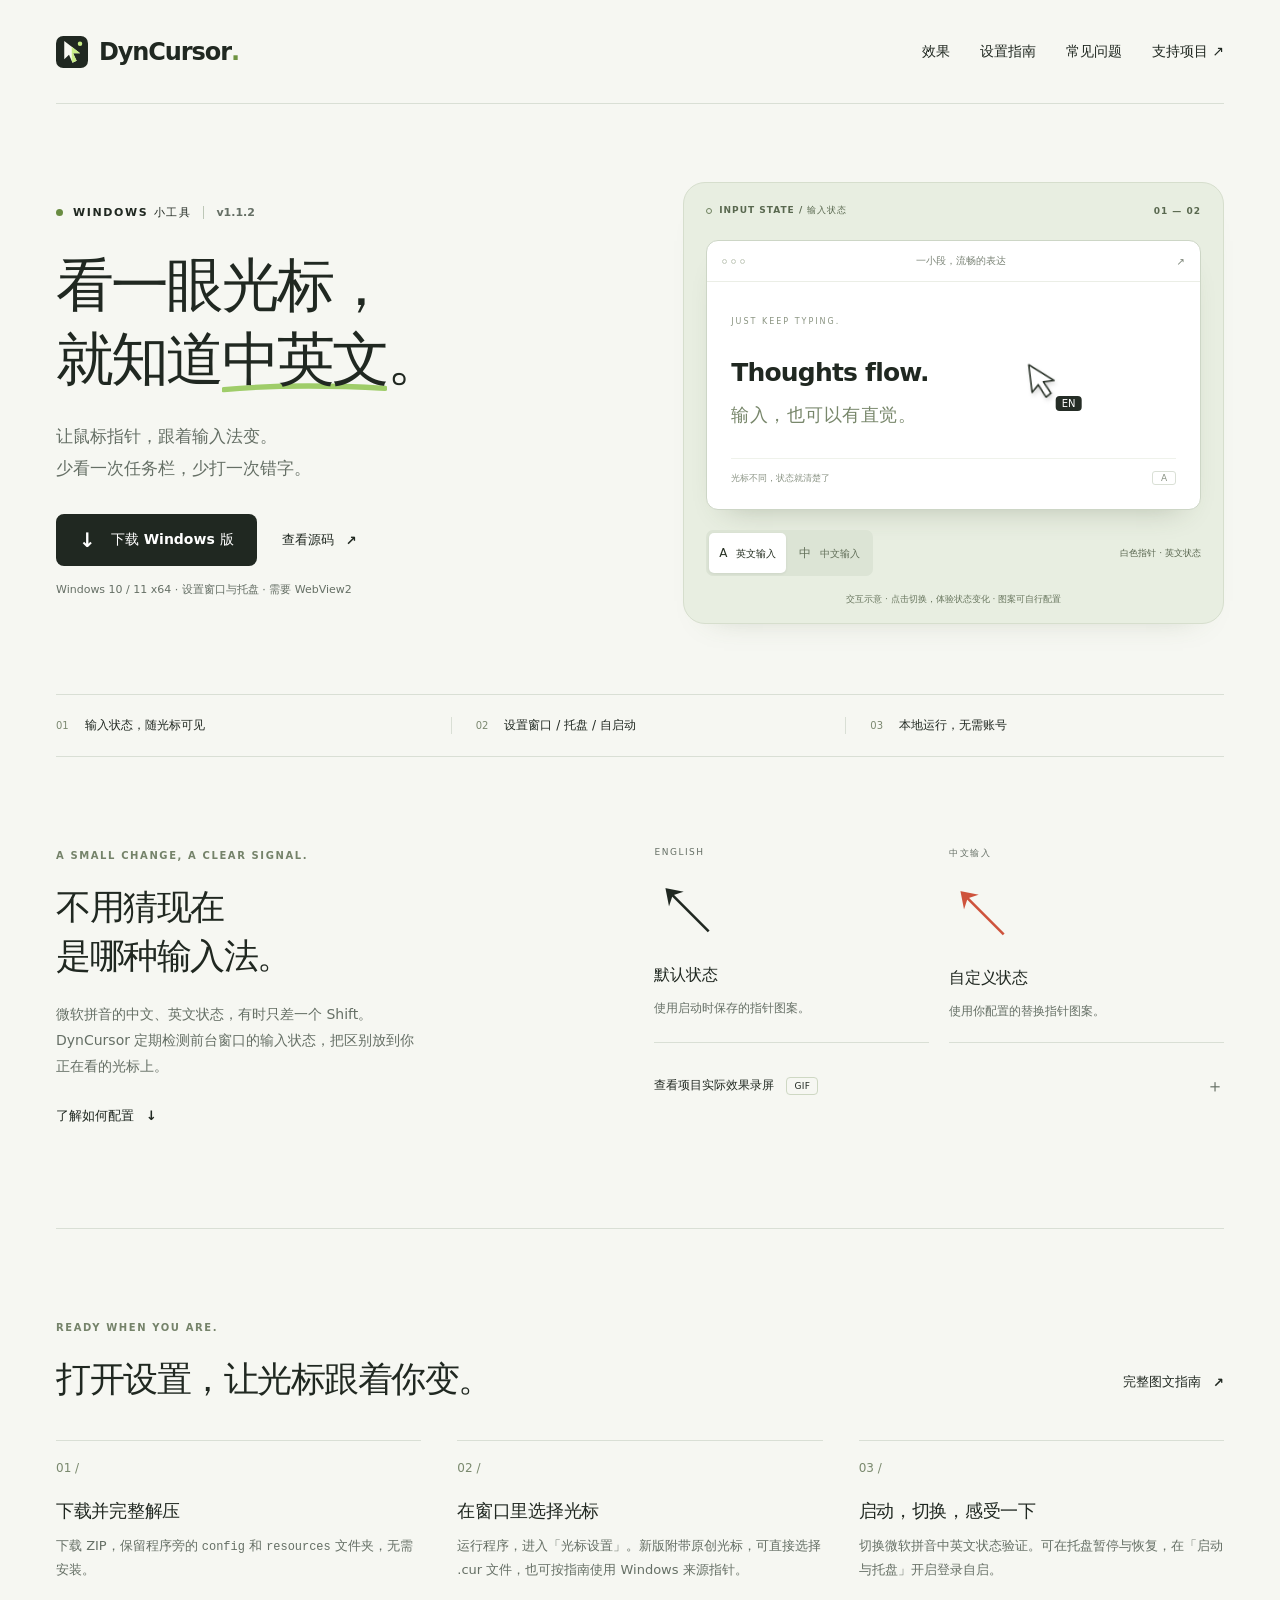
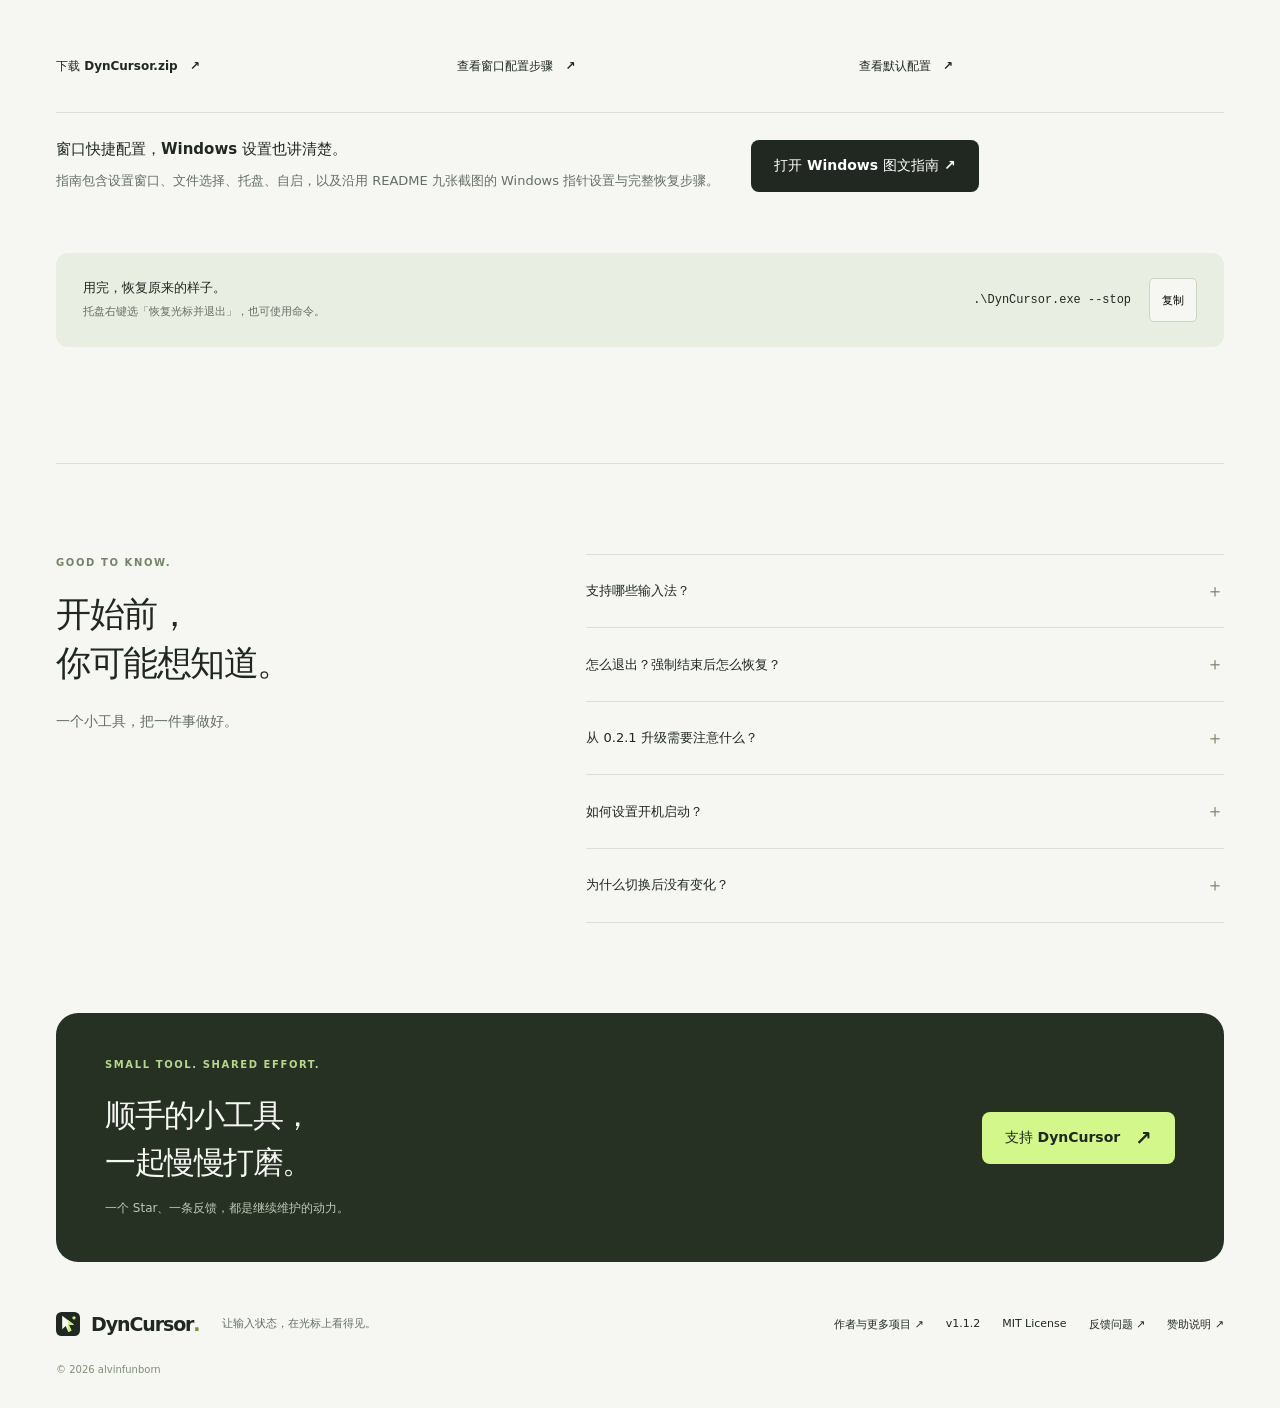
<file: docs/index.html>
<!doctype html>
<html lang="zh-CN">
<head>
  <meta charset="utf-8">
  <meta name="viewport" content="width=device-width, initial-scale=1">
  <title>DynCursor — 看一眼光标，就知道中英文</title>
  <meta name="description" content="DynCursor 是 Windows 动态光标工具，根据输入法的中英文状态切换鼠标指针图案。本地运行，无需安装。下载 1.1.2 并查看配置指南。">
  <meta name="theme-color" content="#f6f7f2">
  <meta property="og:title" content="DynCursor — 让输入状态，在光标上看得见">
  <meta property="og:description" content="一个小小的光标变化，少一次中英文猜测。Windows 动态光标工具。">
  <meta property="og:type" content="website">
  <meta property="og:url" content="https://alvinfunborn.github.io/DynCursor/">
  <link rel="canonical" href="https://alvinfunborn.github.io/DynCursor/">
  <link rel="icon" href="assets/logo.ico">
  <link rel="stylesheet" href="style.css">
  <script src="app.js" defer></script>
</head>
<body>
  <a class="skip-link" href="#main">跳到主要内容</a>
  <div class="page-shell">
    <header class="site-header">
      <a class="brand" href="./" aria-label="DynCursor 首页"><img class="brand-icon" src="assets/logo.svg" width="32" height="32" alt="">DynCursor<span class="brand-dot">.</span></a>
      <nav aria-label="主导航"><a href="#how">效果</a><a href="guide.html">设置指南</a><a href="#faq">常见问题</a><a href="sponsor.html">支持项目 <span aria-hidden="true">↗</span></a></nav>
    </header>
    <main id="main">
      <section class="hero" aria-labelledby="hero-title">
        <div class="hero-copy">
          <div class="eyebrow"><span class="status-dot" aria-hidden="true"></span> WINDOWS 小工具 <span class="version">v1.1.2</span></div>
          <h1 id="hero-title">看一眼光标，<br>就知道<span class="accent-word">中英文<svg viewBox="0 0 250 15" aria-hidden="true"><path d="M3 10 Q110 0 246 8"/></svg></span>。</h1>
          <p class="hero-description">让鼠标指针，跟着输入法变。<br>少看一次任务栏，少打一次错字。</p>
          <div class="hero-actions"><a class="button primary" href="https://github.com/alvinfunborn/DynCursor/releases/latest/download/DynCursor.zip"><span aria-hidden="true">↓</span> 下载 Windows 版</a><a class="text-link" href="https://github.com/alvinfunborn/DynCursor">查看源码 <span aria-hidden="true">↗</span></a></div>
          <p class="download-meta">Windows 10 / 11 x64 · 设置窗口与托盘 · 需要 WebView2</p>
        </div>
        <div class="demo" data-mode="en">
          <div class="demo-topline"><span><i aria-hidden="true"></i> INPUT STATE / 输入状态</span><span class="demo-counter">01 — 02</span></div>
          <div class="demo-window">
            <div class="window-title"><span class="window-dots" aria-hidden="true"><i></i><i></i><i></i></span><span>一小段，流畅的表达</span><span aria-hidden="true">↗</span></div>
            <div class="editor-surface"><span class="editor-label">JUST KEEP TYPING.</span><p class="editor-line">Thoughts flow.<br><span>输入，也可以有直觉。</span></p><div class="fake-cursor" aria-hidden="true"><svg viewBox="0 0 40 52"><path d="M4 3 L4 39 L13 30 L21 47 L28 43 L20 27 L34 27 Z"/></svg><span class="cursor-tag">EN</span></div><div class="editor-bottom"><span>光标不同，状态就清楚了</span><span class="keyboard-state" aria-hidden="true">A</span></div></div>
          </div>
          <div class="demo-controls"><div class="mode-switch" role="group" aria-label="体验不同输入状态"><button type="button" data-set-mode="en" aria-pressed="true">A <span>英文输入</span></button><button type="button" data-set-mode="zh" aria-pressed="false">中 <span>中文输入</span></button></div><p id="demo-status" role="status">白色指针 · 英文状态</p></div>
          <p class="demo-note">交互示意 · 点击切换，体验状态变化 · 图案可自行配置</p>
        </div>
      </section>
      <div class="facts-bar" aria-label="产品特点"><span><b>01</b> 输入状态，随光标可见</span><span><b>02</b> 设置窗口 / 托盘 / 自启动</span><span><b>03</b> 本地运行，无需账号</span></div>
      <section id="how" class="how-section section-space" aria-labelledby="how-title">
        <div><p class="section-kicker">A SMALL CHANGE, A CLEAR SIGNAL.</p><h2 id="how-title">不用猜现在<br>是哪种输入法。</h2><p class="section-description">微软拼音的中文、英文状态，有时只差一个 Shift。DynCursor 定期检测前台窗口的输入状态，把区别放到你正在看的光标上。</p><a class="text-link" href="#setup">了解如何配置 <span aria-hidden="true">↓</span></a></div>
        <div class="how-details"><div class="signal-pair"><div><span class="signal-label">ENGLISH</span><span class="pointer-sample" aria-hidden="true">↖</span><h3>默认状态</h3><p>使用启动时保存的指针图案。</p></div><div><span class="signal-label">中文输入</span><span class="pointer-sample chinese" aria-hidden="true">↖</span><h3>自定义状态</h3><p>使用你配置的替换指针图案。</p></div></div><details class="recording"><summary>查看项目实际效果录屏 <span class="pill">GIF</span><span aria-hidden="true">＋</span></summary><p>项目历史录屏，用于展示核心效果。展开播放，收起即可停止显示。</p><img src="assets/demo.gif" alt="Windows 上切换输入法后，鼠标指针跟随状态切换图案的实际演示" loading="lazy" width="457" height="561"></details></div>
      </section>
      <section id="setup" class="setup-section section-space" aria-labelledby="setup-title">
        <div class="section-heading"><div><p class="section-kicker">READY WHEN YOU ARE.</p><h2 id="setup-title">打开设置，让光标跟着你变。</h2></div><a class="text-link" href="guide.html">完整图文指南 <span aria-hidden="true">↗</span></a></div>
        <ol class="steps"><li><span class="step-number">01 /</span><h3>下载并完整解压</h3><p>下载 ZIP，保留程序旁的 <code>config</code> 和 <code>resources</code> 文件夹，无需安装。</p><a href="https://github.com/alvinfunborn/DynCursor/releases/latest/download/DynCursor.zip">下载 DynCursor.zip <span aria-hidden="true">↗</span></a></li><li><span class="step-number">02 /</span><h3>在窗口里选择光标</h3><p>运行程序，进入「光标设置」。新版附带原创光标，可直接选择 .cur 文件，也可按指南使用 Windows 来源指针。</p><a href="guide.html#window">查看窗口配置步骤 <span aria-hidden="true">↗</span></a></li><li><span class="step-number">03 /</span><h3>启动，切换，感受一下</h3><p>切换微软拼音中英文状态验证。可在托盘暂停与恢复，在「启动与托盘」开启登录自启。</p><a href="https://github.com/alvinfunborn/DynCursor/blob/main/config/config.yaml">查看默认配置 <span aria-hidden="true">↗</span></a></li></ol>
        <div class="setup-guide-link"><div><strong>窗口快捷配置，Windows 设置也讲清楚。</strong><p>指南包含设置窗口、文件选择、托盘、自启，以及沿用 README 九张截图的 Windows 指针设置与完整恢复步骤。</p></div><a class="button primary" href="guide.html">打开 Windows 图文指南 ↗</a></div>
        <div class="command-strip"><div><strong>用完，恢复原来的样子。</strong><p>托盘右键选「恢复光标并退出」，也可使用命令。</p></div><div class="command"><code>.\DynCursor.exe --stop</code><button type="button" data-command=".\DynCursor.exe --stop" aria-label="复制退出命令">复制</button></div></div><p id="copy-status" role="status" class="copy-status"></p>
      </section>
      <section id="faq" class="faq-section section-space" aria-labelledby="faq-title"><div><p class="section-kicker">GOOD TO KNOW.</p><h2 id="faq-title">开始前，<br>你可能想知道。</h2><p class="section-description">一个小工具，把一件事做好。</p></div><div class="faq-list"><details><summary>支持哪些输入法？<span aria-hidden="true">＋</span></summary><p>默认面向 Windows 上的微软拼音与简体中文（0804）。可以在「光标设置」选择其他语言，或填写多个编码；第三方输入法能否正确报告状态，需要按实际环境验证。</p></details><details><summary>怎么退出？强制结束后怎么恢复？<span aria-hidden="true">＋</span></summary><p>托盘右键选「恢复光标并退出」，或运行 <code>DynCursor.exe --stop</code>。如果进程被强制结束，确认已经退出后运行 <code>DynCursor.exe --reset-cursors</code>，或在 Windows 鼠标属性中重新应用指针方案。</p></details><details><summary>从 0.2.1 升级需要注意什么？<span aria-hidden="true">＋</span></summary><p>先在任务管理器中结束旧版进程，再运行新版。旧版不支持新的 <code>--stop</code> 命令。原 YAML 配置格式保持兼容，完整变化可查看<a href="https://github.com/alvinfunborn/DynCursor/blob/main/CHANGELOG.md">更新日志</a>。</p></details><details><summary>如何设置开机启动？<span aria-hidden="true">＋</span></summary><p>在设置窗口「启动与托盘」开启「登录 Windows 后自动运行」，登录时直接驻留托盘。若旧版曾手动添加启动快捷方式，请先删除重复项。</p></details><details><summary>为什么切换后没有变化？<span aria-hidden="true">＋</span></summary><p>先检查是否已启用自动切换、选择了不同图案，且没有旧版同时运行。可用 <code>DynCursor.exe --check-config</code> 检查配置。窗口内修改后点「保存并应用」；Windows 方案修改后点「重新读取 Windows 图案并继续」。</p></details></div></section>
      <section class="support-banner"><div><p class="section-kicker">SMALL TOOL. SHARED EFFORT.</p><h2>顺手的小工具，<br>一起慢慢打磨。</h2><p>一个 Star、一条反馈，都是继续维护的动力。</p></div><a class="button light" href="sponsor.html">支持 DynCursor <span aria-hidden="true">↗</span></a></section>
    </main>
    <footer class="site-footer"><a class="brand" href="./"><img class="brand-icon" src="assets/logo.svg" width="32" height="32" alt="">DynCursor<span class="brand-dot">.</span></a><p>让输入状态，在光标上看得见。</p><div><a href="https://alvinfunborn.github.io/">作者与更多项目 ↗</a><a href="https://github.com/alvinfunborn/DynCursor/releases/tag/v1.1.2">v1.1.2</a><a href="https://github.com/alvinfunborn/DynCursor/blob/main/LICENSE">MIT License</a><a href="https://github.com/alvinfunborn/DynCursor/issues">反馈问题 ↗</a><a href="sponsor.html">赞助说明 ↗</a></div><small>© 2026 alvinfunborn</small></footer>
  </div>
</body>
</html>
</file>
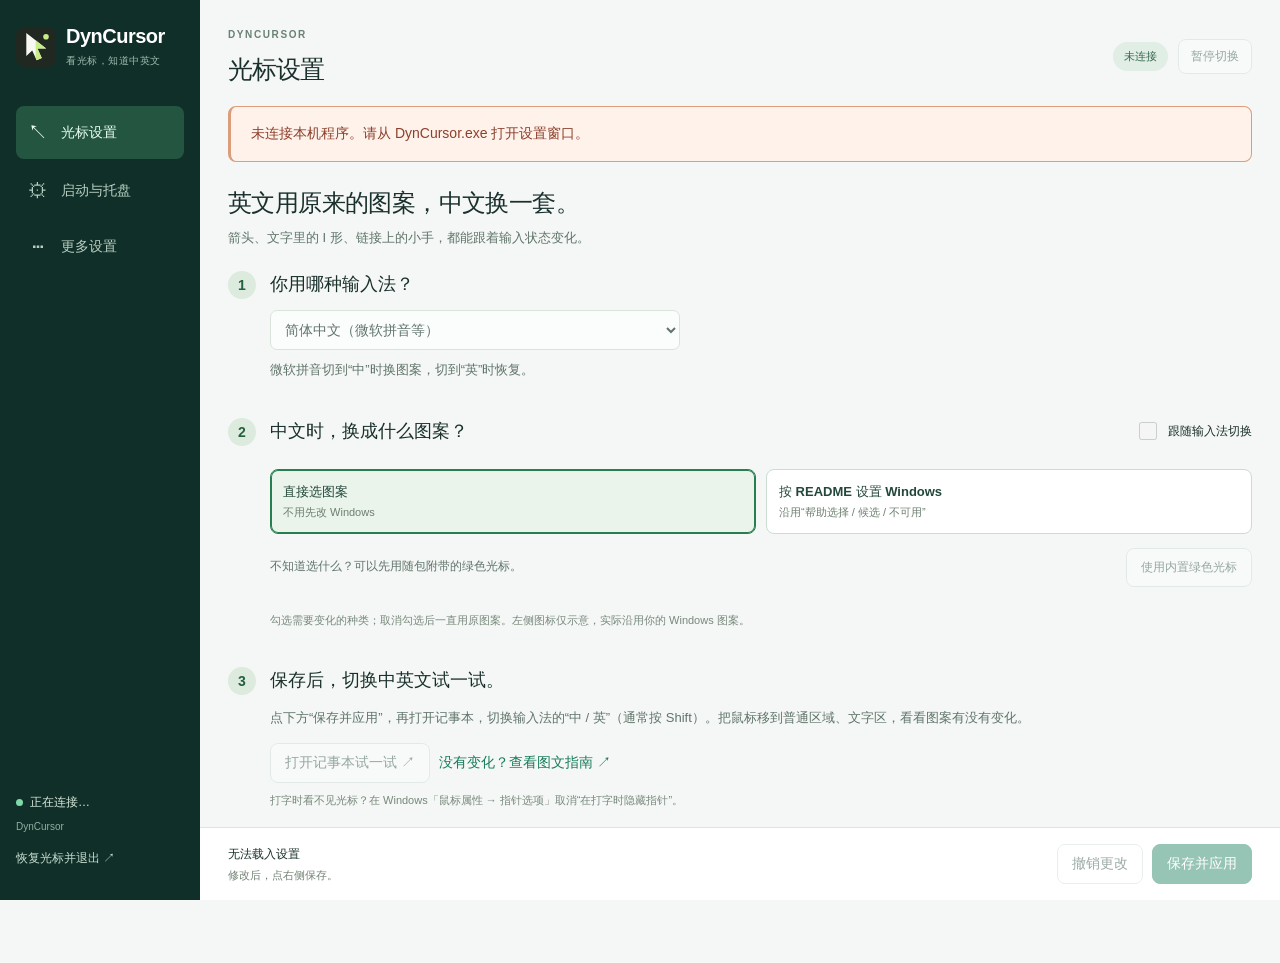
<file: ui/index.html>
<!doctype html>
<html lang="zh-CN"><head><meta charset="utf-8"><meta name="viewport" content="width=device-width,initial-scale=1"><title>DynCursor · 设置</title><link rel="stylesheet" href="style.css"><script src="settings-model.js" defer></script><script src="app.js" defer></script></head>
<body><aside class="sidebar"><a class="brand" href="#cursors"><img src="assets/logo.svg" width="40" height="40" alt=""><span>DynCursor<small>看光标，知道中英文</small></span></a>
<nav aria-label="设置分类"><a href="#cursors" aria-current="page"><span>↖</span><span class="nav-title">光标设置</span></a><a href="#system"><span>⚙</span><span class="nav-title">启动与托盘</span></a><a href="#advanced"><span>⋯</span><span class="nav-title">更多设置</span></a></nav>
<div class="sidebar-bottom"><span id="sidebar-status">正在连接…</span><small id="version">DynCursor</small><button class="quiet" data-action="quit">恢复光标并退出 ↗</button></div></aside><main>
<header><div><p class="eyebrow">DYNCURSOR</p><h1 id="page-title">光标设置</h1></div><div class="header-controls"><span class="badge" id="connection">正在连接</span><button id="pause" data-action="pause" disabled>暂停切换</button></div></header>
<div id="error" class="notice error" role="alert" hidden></div>
<section id="cursors" class="page" aria-label="光标设置">
<div class="simple-intro"><h2 id="principle">英文用原来的图案，中文换一套。</h2><p>箭头、文字里的 I 形、链接上的小手，都能跟着输入状态变化。</p></div>
<div class="setup-step"><span class="step-index">1</span><div class="step-body"><h2>你用哪种输入法？</h2><label class="sr-only" for="language-preset">输入法语言</label><select id="language-preset"><option value="0804">简体中文（微软拼音等）</option><option value="0404">繁体中文（台湾）</option><option value="0c04">繁体中文（香港）</option><option value="0411">日语</option><option value="0412">韩语</option><option value="custom">其他语言 / 多种语言…</option></select><div id="custom-language" hidden><label for="layouts">语言编码，多个用逗号分隔</label><input id="layouts" type="text" data-setting="custom_layouts" placeholder="0804, 0411" spellcheck="false"><p>完整编码可在图文指南中查阅；使用微软拼音时，选上面的“简体中文”即可。</p></div><p id="language-hint">微软拼音切到“中”时换图案，切到“英”时恢复。</p></div></div>
<div class="setup-step"><span class="step-index">2</span><div class="step-body"><div class="step-heading"><h2 id="appearance-title">中文时，换成什么图案？</h2><label class="switch-label"><input type="checkbox" data-setting="enabled">跟随输入法切换</label></div>
<p id="current-method" class="current-method"></p><div class="method-tabs" role="group" aria-label="选择设置方式"><button data-method="files" aria-pressed="true">直接选图案<span>不用先改 Windows</span></button><button data-method="windows" aria-pressed="false">按 README 设置 Windows<span>沿用“帮助选择 / 候选 / 不可用”</span></button></div>
<div id="file-method"><div class="preset-bar"><p>不知道选什么？可以先用随包附带的绿色光标。</p><button id="builtin">使用内置绿色光标</button></div><div id="cursor-cards"></div><p class="fine-print">勾选需要变化的种类；取消勾选后一直用原图案。左侧图标仅示意，实际沿用你的 Windows 图案。</p></div>
<div id="windows-method" hidden><div id="windows-file-warning" class="notice" hidden><b>目前有光标使用直接选择的文件。</b><p>这部分会优先使用文件。要完全按下面的 Windows 方案运行，请先切换设置方式。</p><button id="use-windows">改用 Windows 图案并保存</button></div>
<div class="windows-guide"><h3>已经按 README 配过？可以直接用。</h3><p>当前方案会继续使用。要调整图案，按下面三步操作：</p><ol><li><button data-action="mouse">打开 Windows「指针」设置 ↗</button><p>DynCursor 会先暂停。建议先把当前方案“另存为”，方便还原。</p></li><li><b>在“自定义”列表中改下面的项目，点“浏览”选择光标。</b><div id="windows-mapping"></div><p>确认预览正确后，点 Windows 窗口中的“应用”。</p><button class="text-button" data-action="guide">看 README 的逐步截图 ↗</button></li><li><button data-action="recapture">我已应用，继续切换</button><p>完成后重新读取 Windows 图案，恢复动态切换。</p></li></ol></div></div></div></div>
<div class="setup-step"><span class="step-index">3</span><div class="step-body"><h2 id="try-title">保存后，切换中英文试一试。</h2><p id="try-instructions">点下方“保存并应用”，再打开记事本，切换输入法的“中 / 英”（通常按 Shift）。把鼠标移到普通区域、文字区，看看图案有没有变化。</p><div class="button-row"><button id="try-notepad">打开记事本试一试 ↗</button><button class="text-button" data-action="guide">没有变化？查看图文指南 ↗</button></div><p class="fine-print">打字时看不见光标？在 Windows「鼠标属性 → 指针选项」取消“在打字时隐藏指针”。</p></div></div>
</section>
<section id="system" class="page" aria-label="启动与托盘" hidden><div class="section-heading"><div><h2>让它在后台安静工作。</h2><p>平时只需看光标，想调整时再点托盘图标。</p></div></div>
<div class="card setting-row"><div><label for="autostart">登录 Windows 后自动运行</label><p>开启后立即生效。下次登录会在后台运行，不弹设置窗口。</p></div><input id="autostart" type="checkbox" role="switch" disabled></div>
<div class="card setting-row"><div><label for="minimized">打开程序时，不弹设置窗口</label><p>直接进入托盘。再点托盘图标或双击程序，就能打开设置。</p></div><input id="minimized" type="checkbox" role="switch" data-setting="start_minimized"></div>
<div class="card setting-row"><div><label for="close-tray">关闭窗口后继续运行</label><p>保留任务栏右下角的托盘图标。要彻底退出，右键图标选“恢复光标并退出”。</p></div><input id="close-tray" type="checkbox" role="switch" data-setting="close_to_tray"></div>
<details class="card"><summary>托盘图标在哪里？升级或移动程序后怎么办？</summary><p>托盘在任务栏右下角，图标也可能藏在折叠区域。左键打开设置，右键可暂停、继续或退出。</p><p>移动程序文件夹后，请关闭再开启自启动。之前手动放到“启动”文件夹的快捷方式，需要与这里的开关择一使用。</p></details></section>
<section id="advanced" class="page" aria-label="更多设置" hidden><div class="section-heading"><div><h2>一般不用改这些。</h2><p>日常使用只需“光标设置”。识别异常或需要自定义时，再展开对应项目。</p></div></div>
<details class="card"><summary>切换太慢或容易闪动</summary><div class="form-grid"><div><label for="poll">多久检查一次（毫秒）</label><input id="poll" type="number" min="50" max="2000" step="1" data-setting="poll_interval_ms"><p>默认 100。数值越小，检查越频繁；通常保持默认即可。</p></div><div><label for="stability">切换前等待多久（毫秒）</label><input id="stability" type="number" min="0" max="2000" step="1" data-setting="stability_ms"><p>默认 100。短暂变化不会立刻换图案；设为 0 不等待。</p></div></div><p>部分输入法或受保护窗口无法提供状态，程序会保留上一次图案。可先在记事本和微软拼音中验证。</p></details>
<details class="card"><summary>高级：Windows 指针对应关系与完整映射</summary><p>只有使用 Windows 图案时才需要。常用的三个对应关系如下，其他自定义映射会保留。</p><div id="source-settings"></div><label for="mapping">完整映射（目标 ID:来源 ID）</label><textarea id="mapping" rows="3" data-setting="cursor_mapping" spellcheck="false"></textarea><p>至少保留一种光标。要全部停用，请回到“光标设置”关闭“跟随输入法切换”。</p></details>
<details class="card"><summary>遇到问题：恢复原图案</summary><p>临时停止切换时，用“暂停并恢复原图案”。在 Windows 修改方案后，用“重新读取 Windows 图案并继续”。</p><div class="button-row"><button data-action="restore">暂停并恢复原图案</button><button data-action="recapture">重新读取 Windows 图案并继续</button></div><p>如果程序曾异常退出，可以重新加载 Windows 当前保存的方案。这不会自动切回出厂方案。</p><button id="reset">加载 Windows 已保存的方案</button></details>
<details class="card"><summary>配置文件与诊断日志</summary><label>当前配置文件</label><code id="config-path">正在读取…</code><div class="button-row"><button data-action="config">打开配置文件夹 ↗</button><button id="reload">重新读取配置文件</button><button data-action="logs">打开日志文件夹 ↗</button></div><div class="setting-row"><div><label for="logging">记录诊断日志</label><p>默认关闭；记录状态和错误，不记录键入内容。保存后生效。</p></div><input id="logging" type="checkbox" role="switch" data-setting="enable_logging"></div><p>手动修改 YAML 后可重新读取。窗口保存会保留未知字段，但会重新排版文件。</p><p>当前语言编码：<span id="locale">—</span> · 当前图案：<span id="cursor-state">—</span></p></details>
<div class="card"><h3>DynCursor <span id="about-version"></span></h3><p>源码采用 MIT License，第三方组件许可见随包说明。</p><div class="button-row"><button data-action="guide">图文指南 ↗</button><button data-action="release">查看新版 ↗</button><button data-action="license">许可证 ↗</button></div><button class="text-button" id="defaults">恢复默认设置…</button></div></section>
<footer class="savebar"><div><strong id="save-state" role="status">正在载入设置…</strong><small>修改后，点右侧保存。</small></div><div class="button-row"><button id="discard" disabled>撤销更改</button><button class="primary" id="save" disabled>保存并应用</button></div></footer></main><div id="toast" role="status" hidden></div>
<dialog id="confirmation"><form method="dialog"><h2 id="confirm-title"></h2><p id="confirm-text"></p><div class="button-row"><button value="cancel">取消</button><button class="primary" id="confirm-accept" value="confirm">继续</button></div></form></dialog></body></html>
</file>
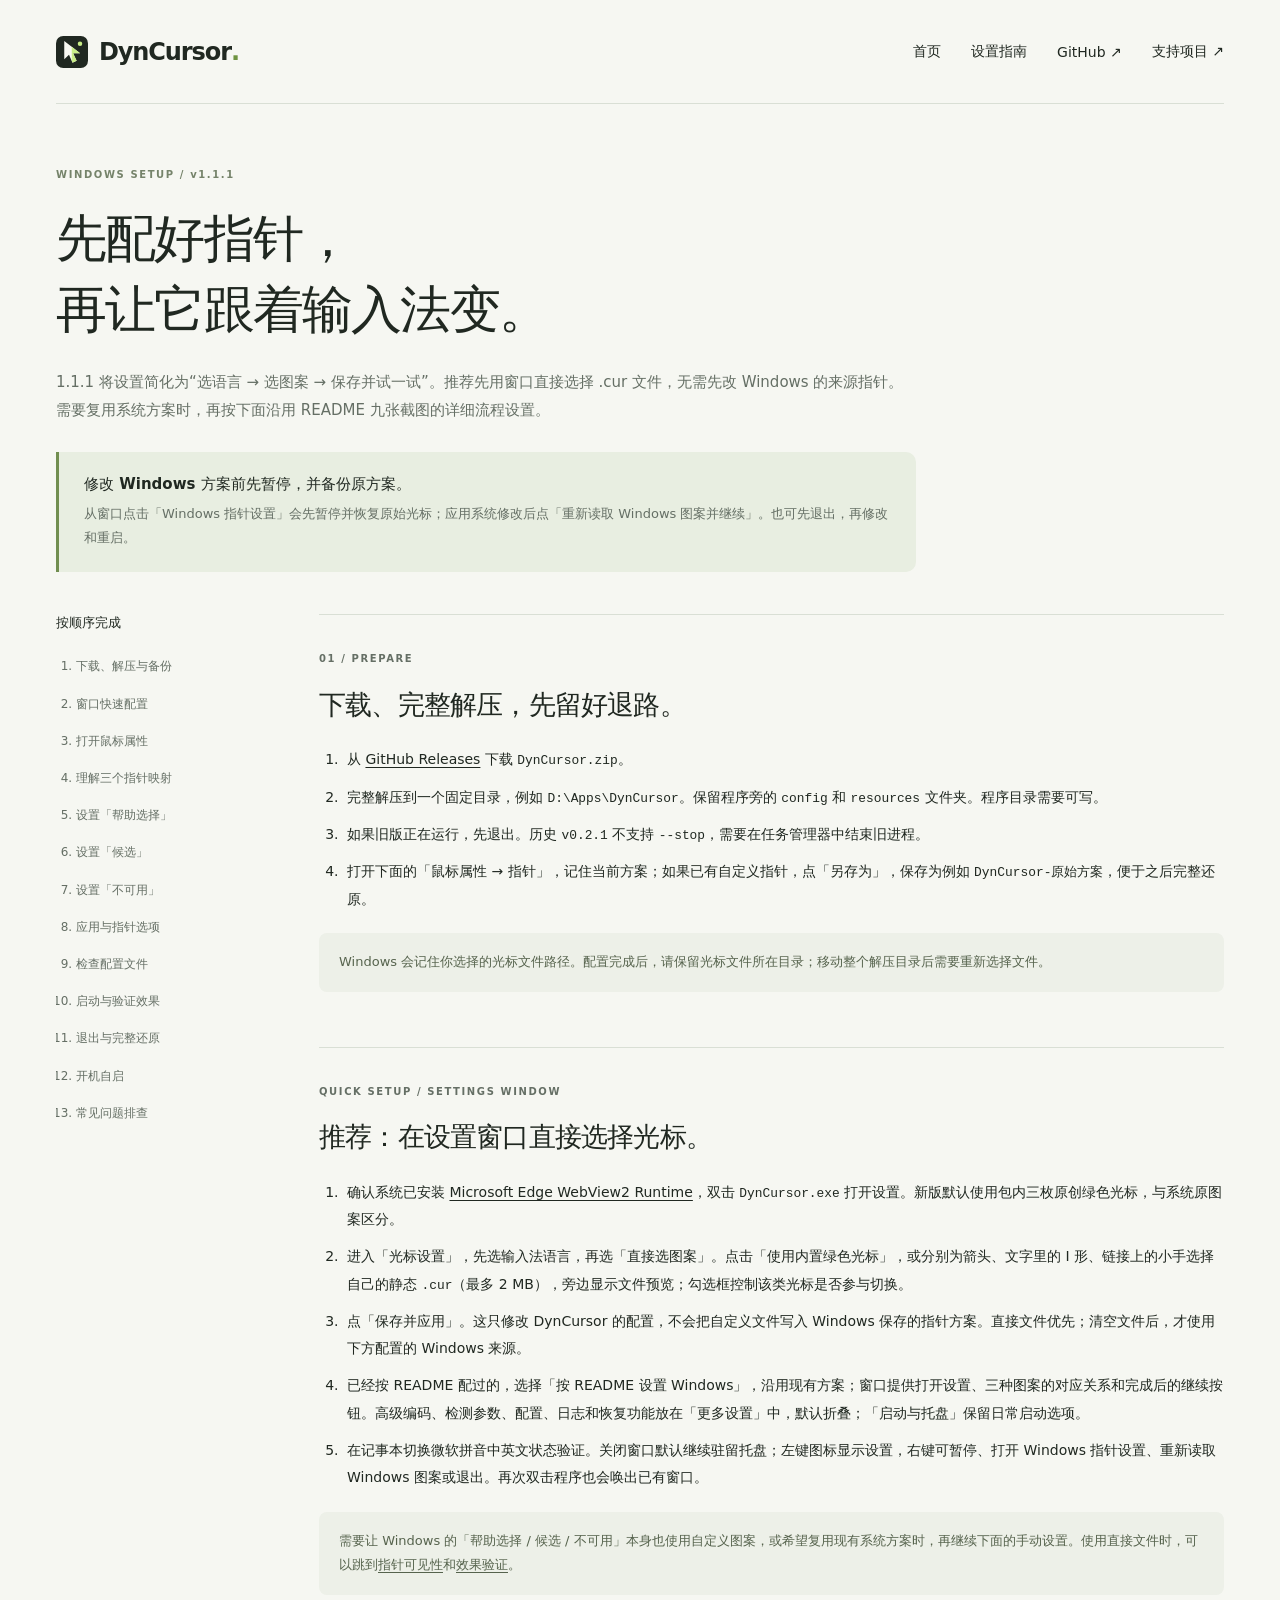
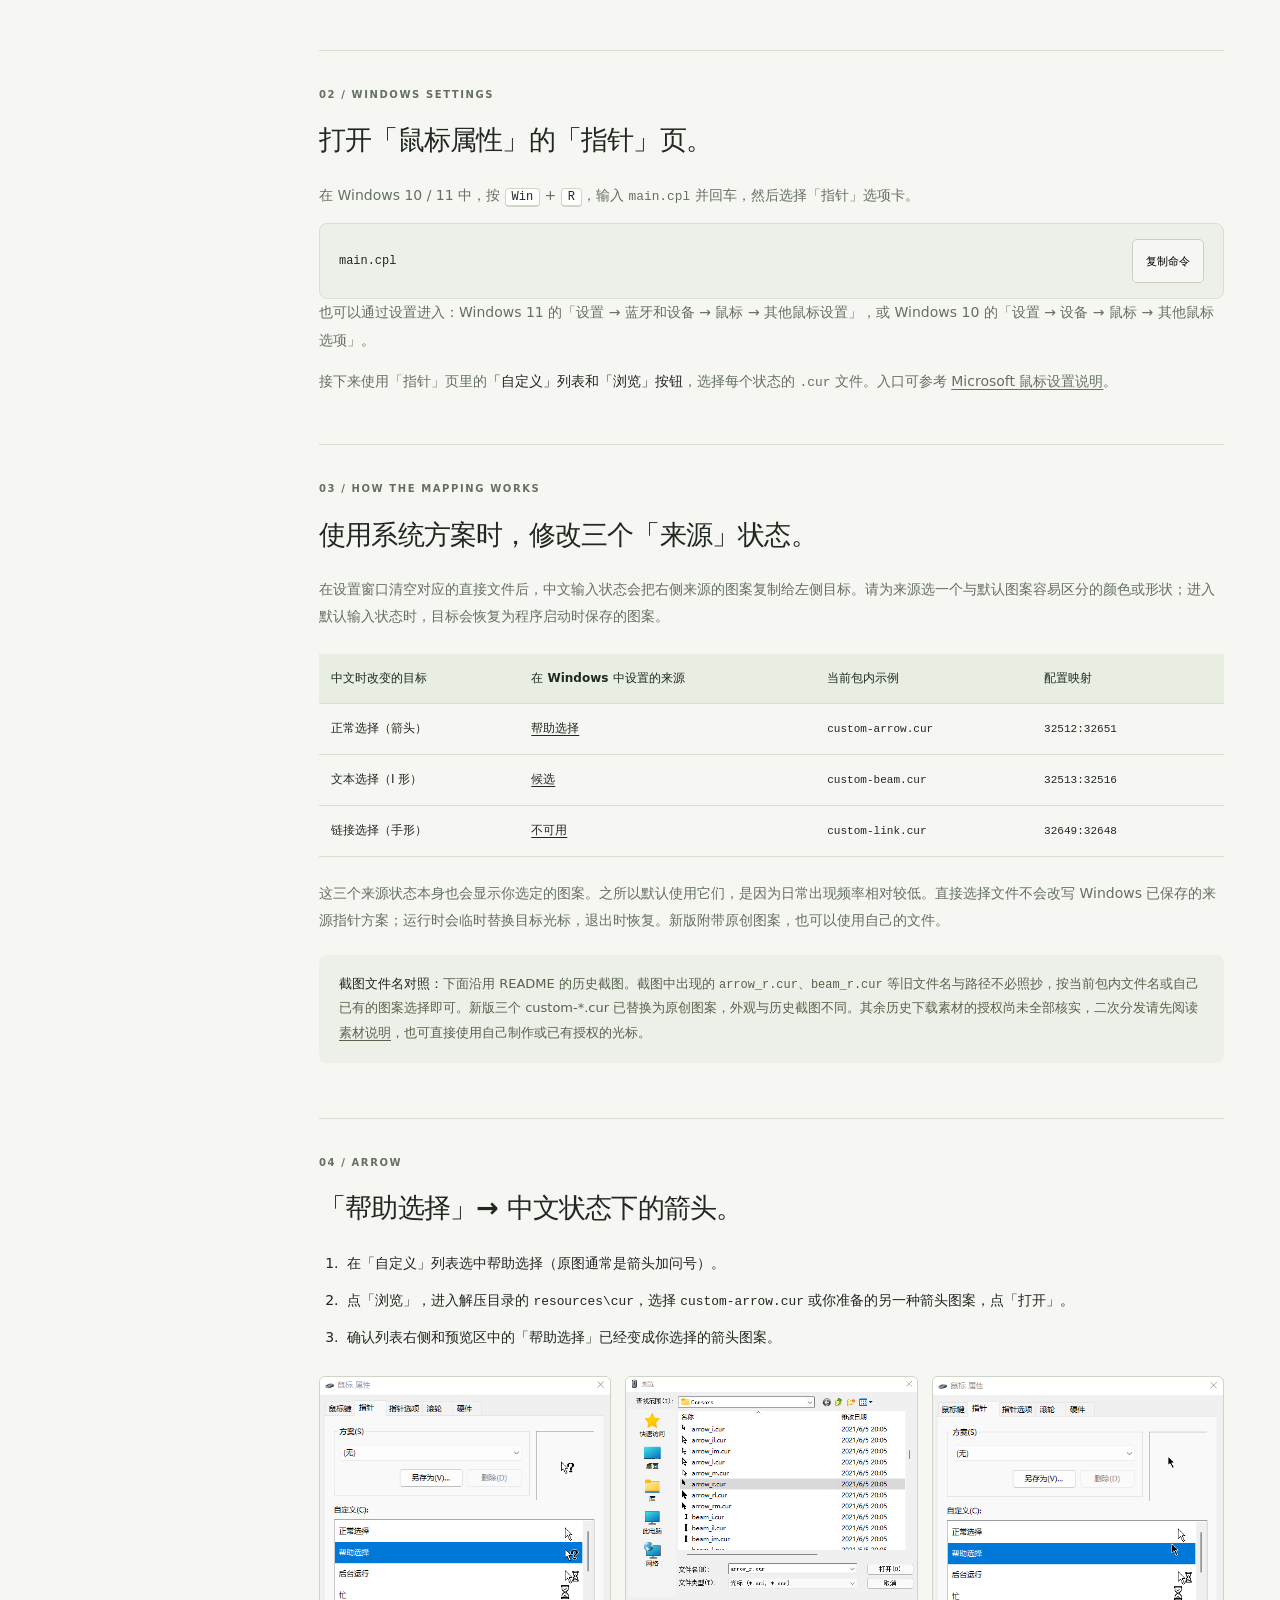
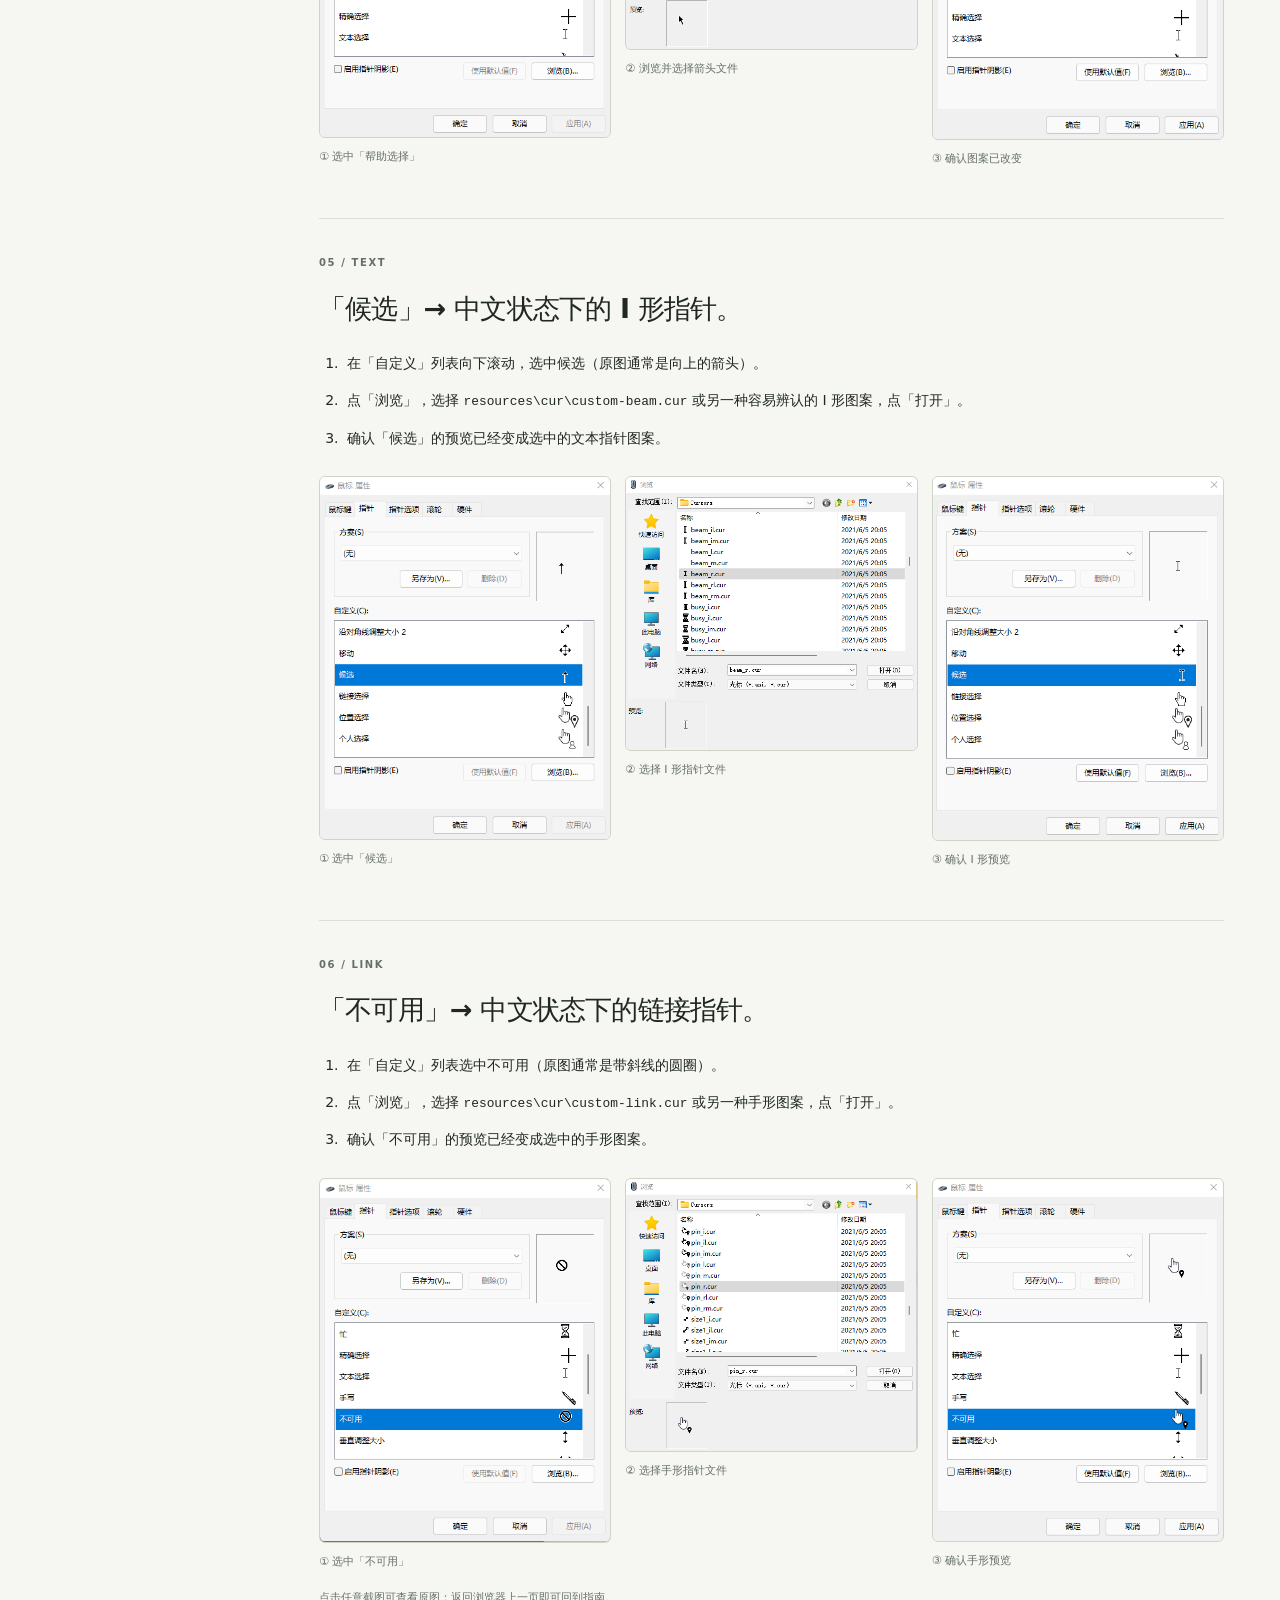
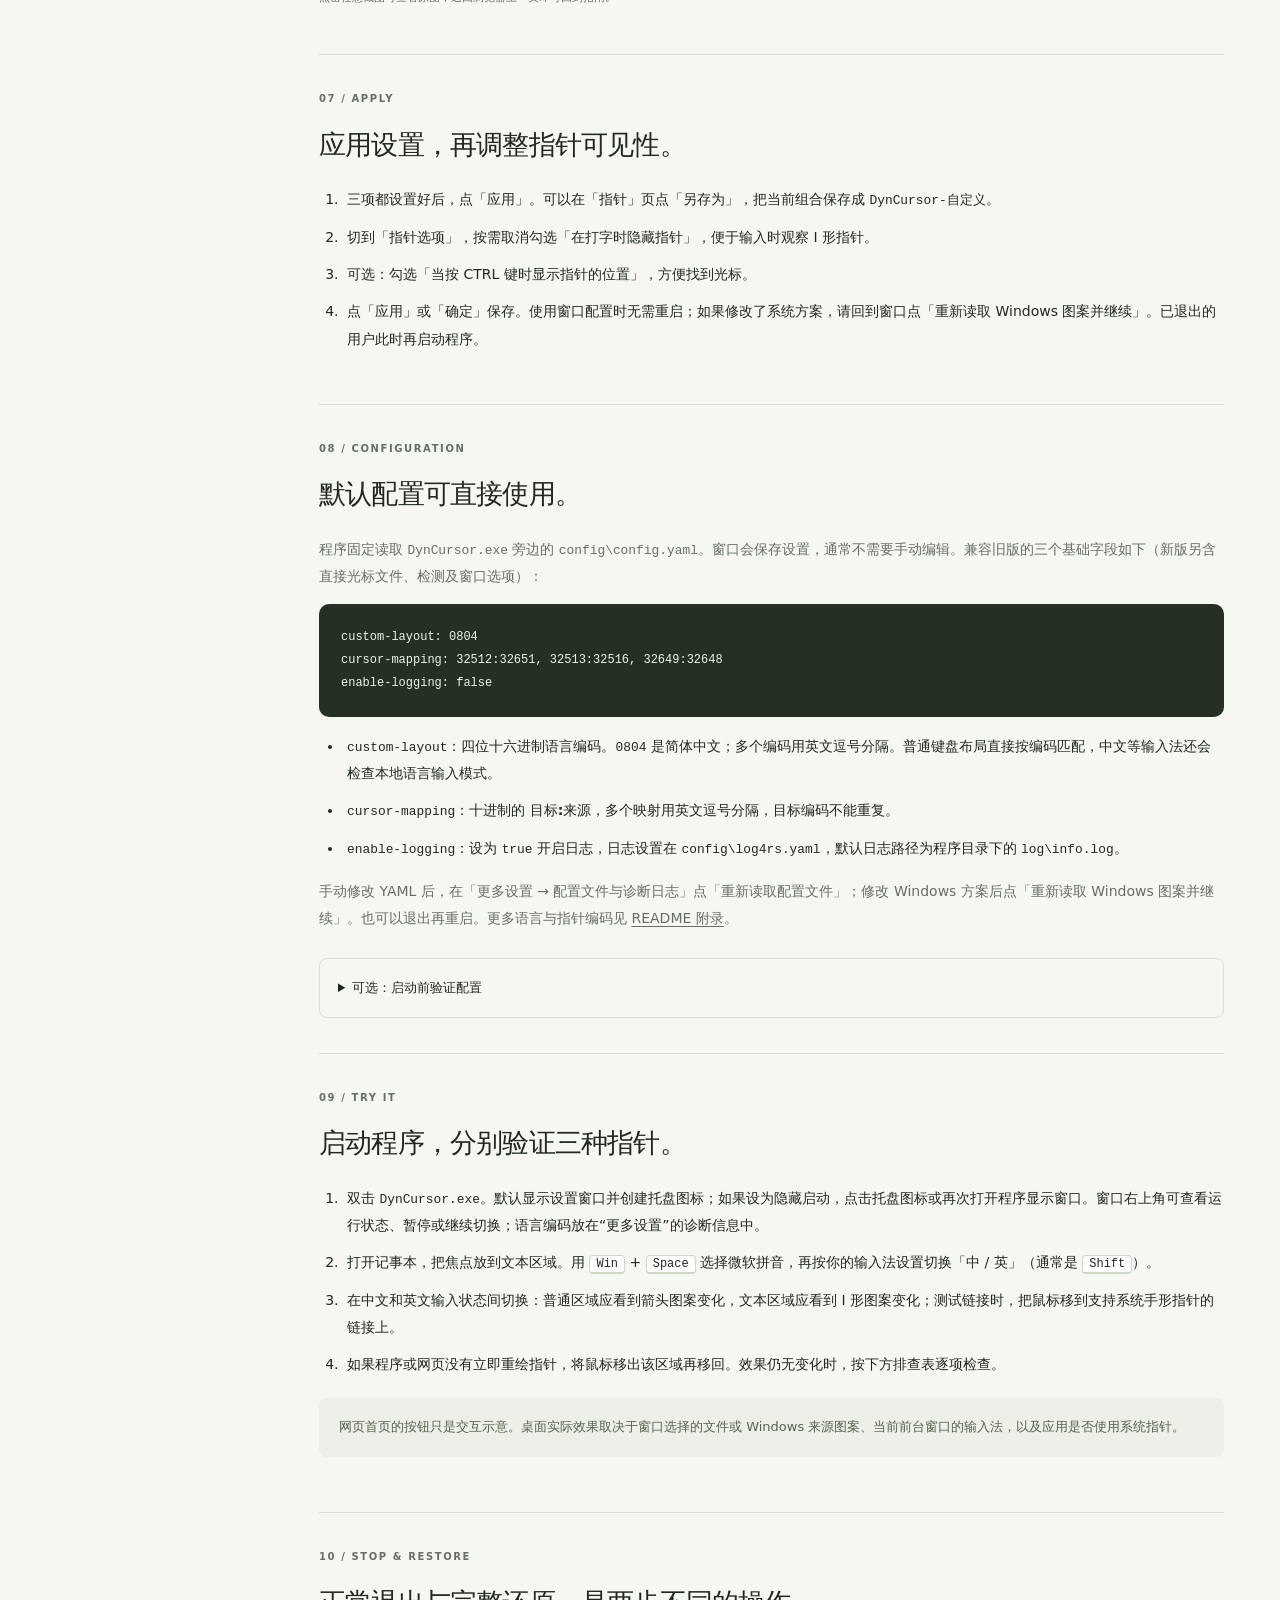
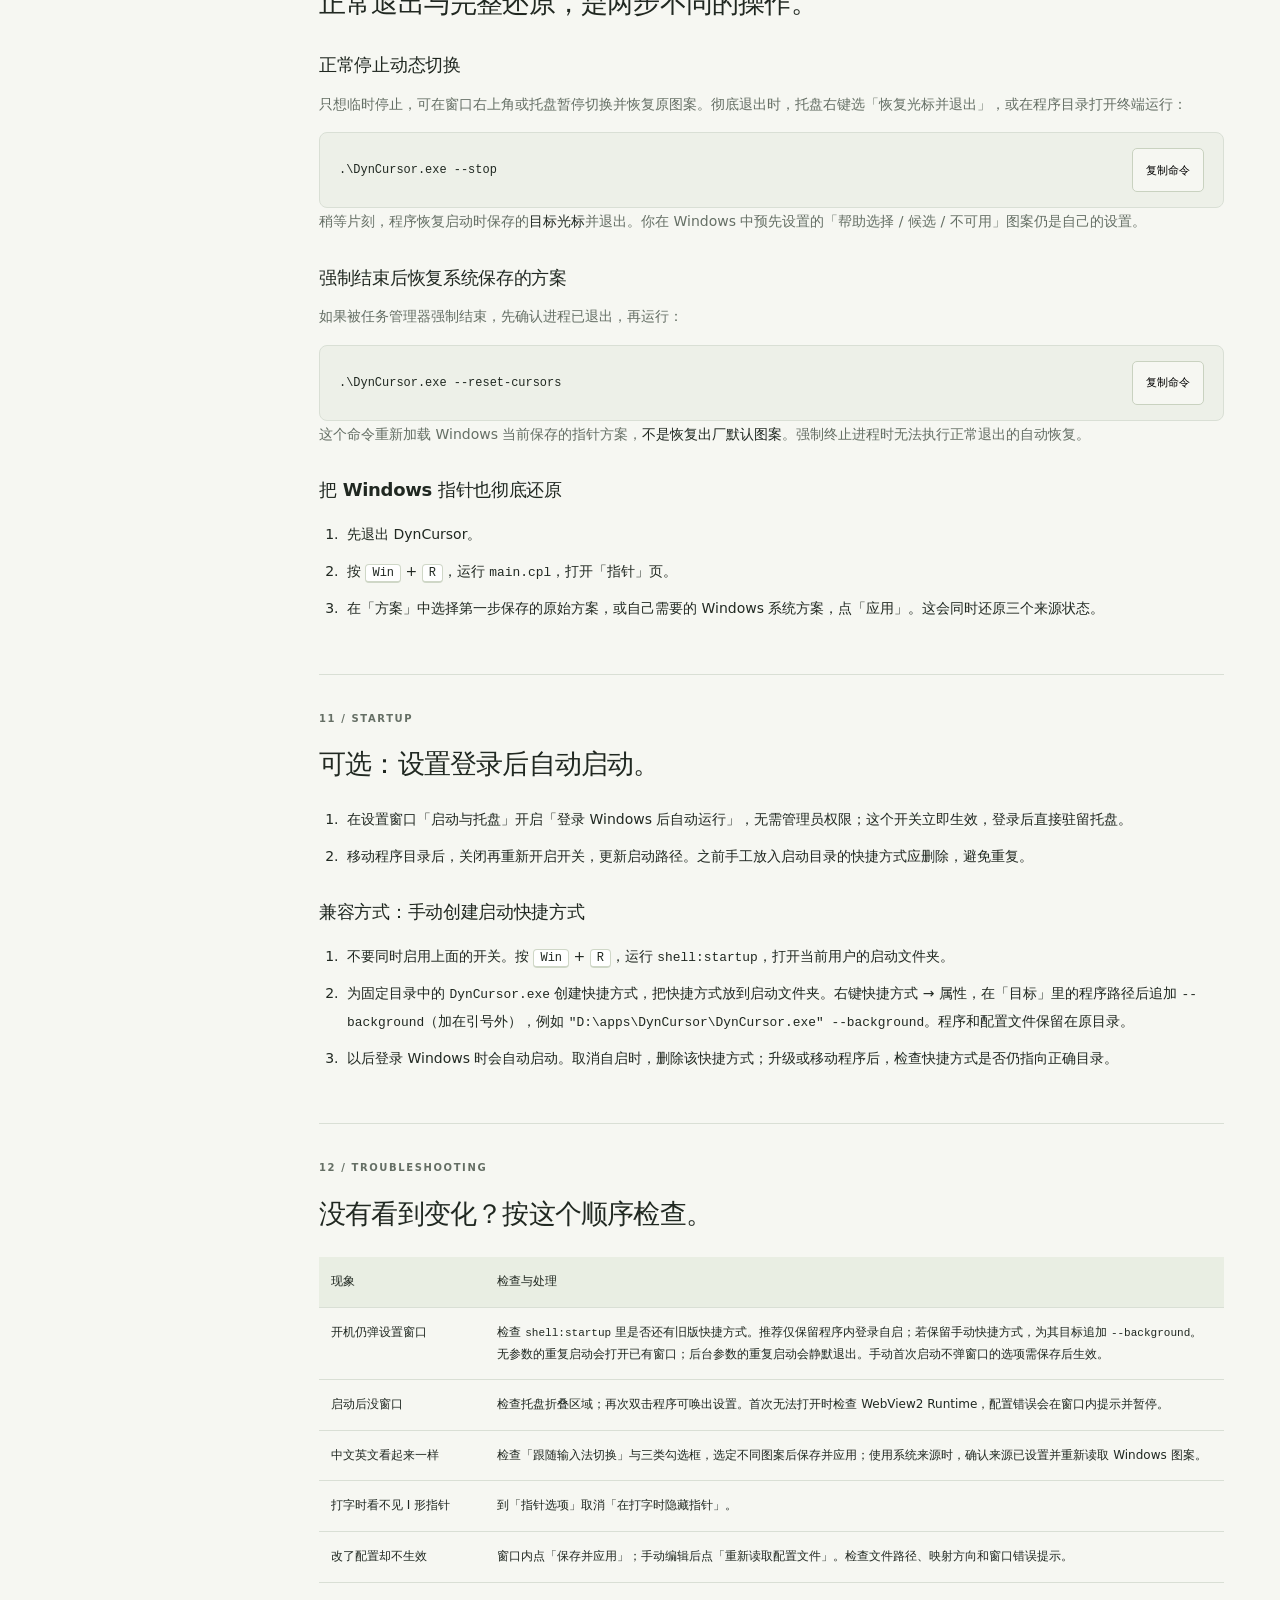
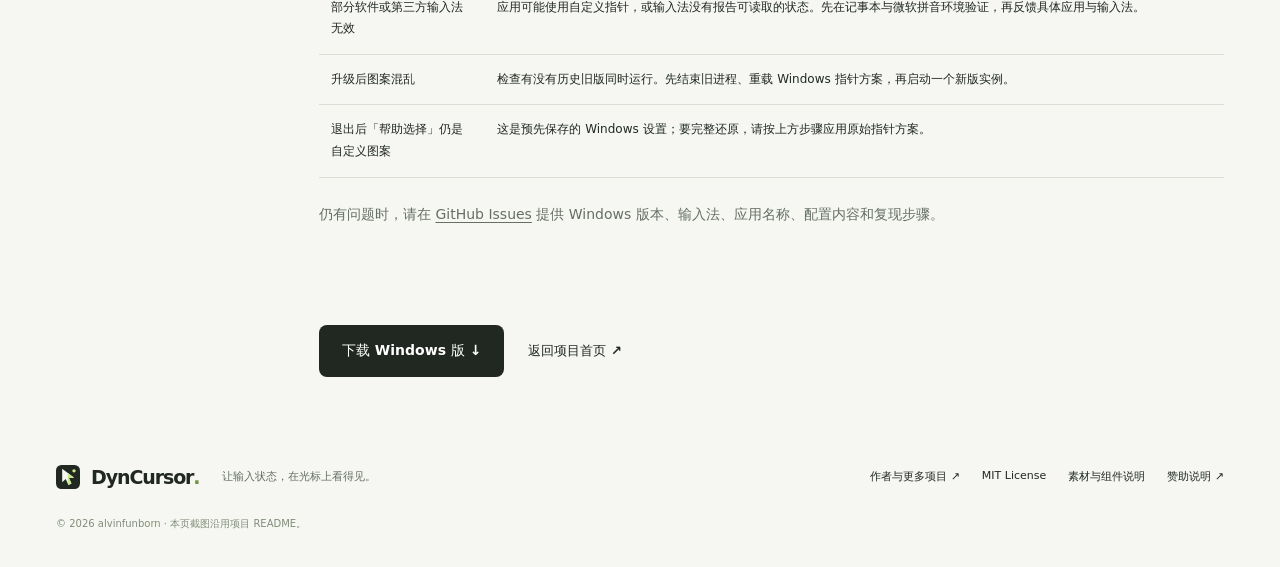
<file: docs/guide.html>
<!doctype html>
<html lang="zh-CN">
<head>
  <meta charset="utf-8">
  <meta name="viewport" content="width=device-width, initial-scale=1">
  <title>Windows 图文设置指南 — DynCursor</title>
  <meta name="description" content="按 README 的实际截图，逐步配置 Windows 鼠标属性中的帮助选择、候选和不可用指针，了解 DynCursor 的 YAML 配置、启动、退出、恢复和开机自启。">
  <meta name="theme-color" content="#f6f7f2">
  <link rel="canonical" href="https://alvinfunborn.github.io/DynCursor/guide.html">
  <link rel="icon" href="assets/logo.ico">
  <link rel="stylesheet" href="style.css">
  <script src="app.js" defer></script>
</head>
<body>
  <a class="skip-link" href="#main">跳到主要内容</a>
  <div class="page-shell">
    <header class="site-header">
      <a class="brand" href="./" aria-label="返回 DynCursor 首页"><img class="brand-icon" src="assets/logo.svg" width="32" height="32" alt="">DynCursor<span class="brand-dot">.</span></a>
      <nav aria-label="主导航"><a href="./">首页</a><a href="guide.html" aria-current="page">设置指南</a><a href="https://github.com/alvinfunborn/DynCursor">GitHub ↗</a><a href="sponsor.html">支持项目 ↗</a></nav>
    </header>
    <main id="main" class="guide-main">
      <div class="guide-intro">
        <p class="section-kicker">WINDOWS SETUP / v1.1.1</p>
        <h1>先配好指针，<br>再让它跟着输入法变。</h1>
        <p>1.1.1 将设置简化为“选语言 → 选图案 → 保存并试一试”。推荐先用窗口直接选择 .cur 文件，无需先改 Windows 的来源指针。需要复用系统方案时，再按下面沿用 README 九张截图的详细流程设置。</p>
        <div class="guide-notice"><strong>修改 Windows 方案前先暂停，并备份原方案。</strong><p>从窗口点击「Windows 指针设置」会先暂停并恢复原始光标；应用系统修改后点「重新读取 Windows 图案并继续」。也可先退出，再修改和重启。</p></div>
      </div>
      <div class="guide-layout">
        <aside class="guide-toc" aria-label="设置指南目录"><strong>按顺序完成</strong><ol><li><a href="#prepare">下载、解压与备份</a></li><li><a href="#window">窗口快速配置</a></li><li><a href="#open-settings">打开鼠标属性</a></li><li><a href="#mapping">理解三个指针映射</a></li><li><a href="#pointer-help">设置「帮助选择」</a></li><li><a href="#pointer-alternate">设置「候选」</a></li><li><a href="#pointer-unavailable">设置「不可用」</a></li><li><a href="#apply-settings">应用与指针选项</a></li><li><a href="#configuration">检查配置文件</a></li><li><a href="#start">启动与验证效果</a></li><li><a href="#restore">退出与完整还原</a></li><li><a href="#startup">开机自启</a></li><li><a href="#troubleshooting">常见问题排查</a></li></ol></aside>
        <article class="guide-content">
          <section id="prepare" class="guide-step">
            <p class="section-kicker">01 / PREPARE</p><h2>下载、完整解压，先留好退路。</h2>
            <ol><li>从 <a href="https://github.com/alvinfunborn/DynCursor/releases/latest">GitHub Releases</a> 下载 <code>DynCursor.zip</code>。</li><li>完整解压到一个固定目录，例如 <code>D:\Apps\DynCursor</code>。保留程序旁的 <code>config</code> 和 <code>resources</code> 文件夹。程序目录需要可写。</li><li>如果旧版正在运行，先退出。历史 <code>v0.2.1</code> 不支持 <code>--stop</code>，需要在任务管理器中结束旧进程。</li><li>打开下面的「鼠标属性 → 指针」，记住当前方案；如果已有自定义指针，点「另存为」，保存为例如 <code>DynCursor-原始方案</code>，便于之后完整还原。</li></ol>
            <div class="guide-note">Windows 会记住你选择的光标文件路径。配置完成后，请保留光标文件所在目录；移动整个解压目录后需要重新选择文件。</div>
          </section>
          <section id="window" class="guide-step">
            <p class="section-kicker">QUICK SETUP / SETTINGS WINDOW</p><h2>推荐：在设置窗口直接选择光标。</h2>
            <ol><li>确认系统已安装 <a href="https://developer.microsoft.com/microsoft-edge/webview2/">Microsoft Edge WebView2 Runtime</a>，双击 <code>DynCursor.exe</code> 打开设置。新版默认使用包内三枚原创绿色光标，与系统原图案区分。</li><li>进入「光标设置」，先选输入法语言，再选「直接选图案」。点击「使用内置绿色光标」，或分别为箭头、文字里的 I 形、链接上的小手选择自己的静态 <code>.cur</code>（最多 2 MB），旁边显示文件预览；勾选框控制该类光标是否参与切换。</li><li>点「保存并应用」。这只修改 DynCursor 的配置，不会把自定义文件写入 Windows 保存的指针方案。直接文件优先；清空文件后，才使用下方配置的 Windows 来源。</li><li>已经按 README 配过的，选择「按 README 设置 Windows」，沿用现有方案；窗口提供打开设置、三种图案的对应关系和完成后的继续按钮。高级编码、检测参数、配置、日志和恢复功能放在「更多设置」中，默认折叠；「启动与托盘」保留日常启动选项。</li><li>在记事本切换微软拼音中英文状态验证。关闭窗口默认继续驻留托盘；左键图标显示设置，右键可暂停、打开 Windows 指针设置、重新读取 Windows 图案或退出。再次双击程序也会唤出已有窗口。</li></ol>
            <div class="guide-note">需要让 Windows 的「帮助选择 / 候选 / 不可用」本身也使用自定义图案，或希望复用现有系统方案时，再继续下面的手动设置。使用直接文件时，可以跳到<a href="#apply-settings">指针可见性</a>和<a href="#start">效果验证</a>。</div>
          </section>
          <section id="open-settings" class="guide-step">
            <p class="section-kicker">02 / WINDOWS SETTINGS</p><h2>打开「鼠标属性」的「指针」页。</h2>
            <p>在 Windows 10 / 11 中，按 <kbd>Win</kbd> + <kbd>R</kbd>，输入 <code>main.cpl</code> 并回车，然后选择「指针」选项卡。</p>
            <div class="guide-command"><code>main.cpl</code><button type="button" data-command="main.cpl" data-copy-message="已复制 main.cpl，请按 Win + R 后粘贴运行。" aria-label="复制打开鼠标属性的命令">复制命令</button></div>
            <p>也可以通过设置进入：Windows 11 的「设置 → 蓝牙和设备 → 鼠标 → 其他鼠标设置」，或 Windows 10 的「设置 → 设备 → 鼠标 → 其他鼠标选项」。</p>
            <p>接下来使用「指针」页里的<strong>「自定义」列表和「浏览」按钮</strong>，选择每个状态的 <code>.cur</code> 文件。入口可参考 <a href="https://support.microsoft.com/zh-cn/windows/hardware/input-devices/change-mouse-settings">Microsoft 鼠标设置说明</a>。</p>
          </section>
          <section id="mapping" class="guide-step">
            <p class="section-kicker">03 / HOW THE MAPPING WORKS</p><h2>使用系统方案时，修改三个「来源」状态。</h2>
            <p>在设置窗口清空对应的直接文件后，中文输入状态会把右侧来源的图案复制给左侧目标。请为来源选一个与默认图案容易区分的颜色或形状；进入默认输入状态时，目标会恢复为程序启动时保存的图案。</p>
            <div class="table-scroll"><table class="guide-table"><thead><tr><th>中文时改变的目标</th><th>在 Windows 中设置的来源</th><th>当前包内示例</th><th>配置映射</th></tr></thead><tbody><tr><td>正常选择（箭头）</td><td><a href="#pointer-help">帮助选择</a></td><td><code>custom-arrow.cur</code></td><td><code>32512:32651</code></td></tr><tr><td>文本选择（I 形）</td><td><a href="#pointer-alternate">候选</a></td><td><code>custom-beam.cur</code></td><td><code>32513:32516</code></td></tr><tr><td>链接选择（手形）</td><td><a href="#pointer-unavailable">不可用</a></td><td><code>custom-link.cur</code></td><td><code>32649:32648</code></td></tr></tbody></table></div>
            <p>这三个来源状态本身也会显示你选定的图案。之所以默认使用它们，是因为日常出现频率相对较低。直接选择文件不会改写 Windows 已保存的来源指针方案；运行时会临时替换目标光标，退出时恢复。新版附带原创图案，也可以使用自己的文件。</p>
            <div class="guide-note"><strong>截图文件名对照：</strong>下面沿用 README 的历史截图。截图中出现的 <code>arrow_r.cur</code>、<code>beam_r.cur</code> 等旧文件名与路径不必照抄，按当前包内文件名或自己已有的图案选择即可。新版三个 custom-*.cur 已替换为原创图案，外观与历史截图不同。其余历史下载素材的授权尚未全部核实，二次分发请先阅读 <a href="https://github.com/alvinfunborn/DynCursor/blob/main/THIRD_PARTY_NOTICES.md">素材说明</a>，也可直接使用自己制作或已有授权的光标。</div>
          </section>
          <section id="pointer-help" class="guide-step">
            <p class="section-kicker">04 / ARROW</p><h2>「帮助选择」→ 中文状态下的箭头。</h2>
            <ol><li>在「自定义」列表选中<strong>帮助选择</strong>（原图通常是箭头加问号）。</li><li>点「浏览」，进入解压目录的 <code>resources\cur</code>，选择 <code>custom-arrow.cur</code> 或你准备的另一种箭头图案，点「打开」。</li><li>确认列表右侧和预览区中的「帮助选择」已经变成你选择的箭头图案。</li></ol>
            <div class="setup-gallery"><figure><a href="assets/setup/before-a.jpg"><img src="assets/setup/before-a.jpg" alt="鼠标属性的指针页，在自定义列表中选中帮助选择，原图为箭头加问号" loading="lazy" width="462" height="574"></a><figcaption>① 选中「帮助选择」</figcaption></figure><figure><a href="assets/setup/search-a.jpg"><img src="assets/setup/search-a.jpg" alt="浏览光标文件的窗口，历史截图选中了 arrow_r.cur；当前包可选择 custom-arrow.cur" loading="lazy" width="555" height="520"></a><figcaption>② 浏览并选择箭头文件</figcaption></figure><figure><a href="assets/setup/after-a.jpg"><img src="assets/setup/after-a.jpg" alt="帮助选择设置后的预览，原来的问号箭头已变成另一种箭头图案" loading="lazy" width="462" height="576"></a><figcaption>③ 确认图案已改变</figcaption></figure></div>
          </section>
          <section id="pointer-alternate" class="guide-step">
            <p class="section-kicker">05 / TEXT</p><h2>「候选」→ 中文状态下的 I 形指针。</h2>
            <ol><li>在「自定义」列表向下滚动，选中<strong>候选</strong>（原图通常是向上的箭头）。</li><li>点「浏览」，选择 <code>resources\cur\custom-beam.cur</code> 或另一种容易辨认的 I 形图案，点「打开」。</li><li>确认「候选」的预览已经变成选中的文本指针图案。</li></ol>
            <div class="setup-gallery"><figure><a href="assets/setup/before-i.jpg"><img src="assets/setup/before-i.jpg" alt="鼠标指针列表滚动到候选，选中原来为向上箭头的候选状态" loading="lazy" width="462" height="576"></a><figcaption>① 选中「候选」</figcaption></figure><figure><a href="assets/setup/search-i.jpg"><img src="assets/setup/search-i.jpg" alt="浏览并选择文本光标文件，当前包可选择 custom-beam.cur" loading="lazy" width="553" height="520"></a><figcaption>② 选择 I 形指针文件</figcaption></figure><figure><a href="assets/setup/after-i.jpg"><img src="assets/setup/after-i.jpg" alt="候选设置后的预览，已变成文本选择使用的 I 形图案" loading="lazy" width="460" height="575"></a><figcaption>③ 确认 I 形预览</figcaption></figure></div>
          </section>
          <section id="pointer-unavailable" class="guide-step">
            <p class="section-kicker">06 / LINK</p><h2>「不可用」→ 中文状态下的链接指针。</h2>
            <ol><li>在「自定义」列表选中<strong>不可用</strong>（原图通常是带斜线的圆圈）。</li><li>点「浏览」，选择 <code>resources\cur\custom-link.cur</code> 或另一种手形图案，点「打开」。</li><li>确认「不可用」的预览已经变成选中的手形图案。</li></ol>
            <div class="setup-gallery"><figure><a href="assets/setup/before-h.jpg"><img src="assets/setup/before-h.jpg" alt="鼠标指针列表选中不可用，原图为斜线圆圈" loading="lazy" width="463" height="580"></a><figcaption>① 选中「不可用」</figcaption></figure><figure><a href="assets/setup/search-h.jpg"><img src="assets/setup/search-h.jpg" alt="浏览并选择链接指针文件，当前包可选择 custom-link.cur" loading="lazy" width="555" height="521"></a><figcaption>② 选择手形指针文件</figcaption></figure><figure><a href="assets/setup/after-h.jpg"><img src="assets/setup/after-h.jpg" alt="不可用设置后的预览，已变成链接选择使用的手形图案" loading="lazy" width="462" height="577"></a><figcaption>③ 确认手形预览</figcaption></figure></div>
            <p class="image-hint">点击任意截图可查看原图；返回浏览器上一页即可回到指南。</p>
          </section>
          <section id="apply-settings" class="guide-step">
            <p class="section-kicker">07 / APPLY</p><h2>应用设置，再调整指针可见性。</h2>
            <ol><li>三项都设置好后，点「应用」。可以在「指针」页点「另存为」，把当前组合保存成 <code>DynCursor-自定义</code>。</li><li>切到「指针选项」，按需<strong>取消勾选「在打字时隐藏指针」</strong>，便于输入时观察 I 形指针。</li><li>可选：勾选「当按 CTRL 键时显示指针的位置」，方便找到光标。</li><li>点「应用」或「确定」保存。使用窗口配置时无需重启；如果修改了系统方案，请回到窗口点「重新读取 Windows 图案并继续」。已退出的用户此时再启动程序。</li></ol>
          </section>
          <section id="configuration" class="guide-step">
            <p class="section-kicker">08 / CONFIGURATION</p><h2>默认配置可直接使用。</h2>
            <p>程序固定读取 <code>DynCursor.exe</code> 旁边的 <code>config\config.yaml</code>。窗口会保存设置，通常不需要手动编辑。兼容旧版的三个基础字段如下（新版另含直接光标文件、检测及窗口选项）：</p>
            <pre><code>custom-layout: 0804
cursor-mapping: 32512:32651, 32513:32516, 32649:32648
enable-logging: false</code></pre>
            <ul><li><code>custom-layout</code>：四位十六进制语言编码。<code>0804</code> 是简体中文；多个编码用英文逗号分隔。普通键盘布局直接按编码匹配，中文等输入法还会检查本地语言输入模式。</li><li><code>cursor-mapping</code>：十进制的 <strong>目标:来源</strong>，多个映射用英文逗号分隔，目标编码不能重复。</li><li><code>enable-logging</code>：设为 <code>true</code> 开启日志，日志设置在 <code>config\log4rs.yaml</code>，默认日志路径为程序目录下的 <code>log\info.log</code>。</li></ul>
            <p>手动修改 YAML 后，在「更多设置 → 配置文件与诊断日志」点「重新读取配置文件」；修改 Windows 方案后点「重新读取 Windows 图案并继续」。也可以退出再重启。更多语言与指针编码见 <a href="https://github.com/alvinfunborn/DynCursor#附录">README 附录</a>。</p>
            <details class="guide-details"><summary>可选：启动前验证配置</summary><p>在程序目录的空白处右键，选择「在终端中打开」，使用 PowerShell：</p><pre><code>$check = Start-Process .\DynCursor.exe -ArgumentList '--check-config' -Wait -PassThru
$check.ExitCode</code></pre><p><code>0</code> 表示配置有效；非 <code>0</code> 表示未通过。该命令校验配置和光标文件路径，不改变系统光标；它不会自动弹出程序窗口。</p></details>
          </section>
          <section id="start" class="guide-step">
            <p class="section-kicker">09 / TRY IT</p><h2>启动程序，分别验证三种指针。</h2>
            <ol><li>双击 <code>DynCursor.exe</code>。默认显示设置窗口并创建托盘图标；如果设为隐藏启动，点击托盘图标或再次打开程序显示窗口。窗口右上角可查看运行状态、暂停或继续切换；语言编码放在“更多设置”的诊断信息中。</li><li>打开记事本，把焦点放到文本区域。用 <kbd>Win</kbd> + <kbd>Space</kbd> 选择微软拼音，再按你的输入法设置切换「中 / 英」（通常是 <kbd>Shift</kbd>）。</li><li>在中文和英文输入状态间切换：普通区域应看到箭头图案变化，文本区域应看到 I 形图案变化；测试链接时，把鼠标移到支持系统手形指针的链接上。</li><li>如果程序或网页没有立即重绘指针，将鼠标移出该区域再移回。效果仍无变化时，按下方排查表逐项检查。</li></ol>
            <div class="guide-note">网页首页的按钮只是交互示意。桌面实际效果取决于窗口选择的文件或 Windows 来源图案、当前前台窗口的输入法，以及应用是否使用系统指针。</div>
          </section>
          <section id="restore" class="guide-step">
            <p class="section-kicker">10 / STOP &amp; RESTORE</p><h2>正常退出与完整还原，是两步不同的操作。</h2>
            <h3>正常停止动态切换</h3><p>只想临时停止，可在窗口右上角或托盘暂停切换并恢复原图案。彻底退出时，托盘右键选「恢复光标并退出」，或在程序目录打开终端运行：</p><div class="guide-command"><code>.\DynCursor.exe --stop</code><button type="button" data-command=".\DynCursor.exe --stop" data-copy-message="退出命令已复制，请在程序目录运行。" aria-label="复制正常退出命令">复制命令</button></div><p>稍等片刻，程序恢复启动时保存的<strong>目标光标</strong>并退出。你在 Windows 中预先设置的「帮助选择 / 候选 / 不可用」图案仍是自己的设置。</p>
            <h3>强制结束后恢复系统保存的方案</h3><p>如果被任务管理器强制结束，先确认进程已退出，再运行：</p><div class="guide-command"><code>.\DynCursor.exe --reset-cursors</code><button type="button" data-command=".\DynCursor.exe --reset-cursors" data-copy-message="重置命令已复制，请确认进程退出后在程序目录运行。" aria-label="复制重载指针方案命令">复制命令</button></div><p>这个命令重新加载 Windows 当前保存的指针方案，<strong>不是恢复出厂默认图案</strong>。强制终止进程时无法执行正常退出的自动恢复。</p>
            <h3>把 Windows 指针也彻底还原</h3><ol><li>先退出 DynCursor。</li><li>按 <kbd>Win</kbd> + <kbd>R</kbd>，运行 <code>main.cpl</code>，打开「指针」页。</li><li>在「方案」中选择第一步保存的原始方案，或自己需要的 Windows 系统方案，点「应用」。这会同时还原三个来源状态。</li></ol>
          </section>
          <section id="startup" class="guide-step">
            <p class="section-kicker">11 / STARTUP</p><h2>可选：设置登录后自动启动。</h2>
            <ol><li>在设置窗口「启动与托盘」开启「登录 Windows 后自动运行」，无需管理员权限；这个开关立即生效，登录后直接驻留托盘。</li><li>移动程序目录后，关闭再重新开启开关，更新启动路径。之前手工放入启动目录的快捷方式应删除，避免重复。</li></ol><h3>兼容方式：手动创建启动快捷方式</h3><ol><li>不要同时启用上面的开关。按 <kbd>Win</kbd> + <kbd>R</kbd>，运行 <code>shell:startup</code>，打开当前用户的启动文件夹。</li><li>为固定目录中的 <code>DynCursor.exe</code> 创建快捷方式，把<strong>快捷方式</strong>放到启动文件夹。右键快捷方式 → 属性，在「目标」里的程序路径后追加 <code> --background</code>（加在引号外），例如 <code>"D:\apps\DynCursor\DynCursor.exe" --background</code>。程序和配置文件保留在原目录。</li><li>以后登录 Windows 时会自动启动。取消自启时，删除该快捷方式；升级或移动程序后，检查快捷方式是否仍指向正确目录。</li></ol>
          </section>
          <section id="troubleshooting" class="guide-step">
            <p class="section-kicker">12 / TROUBLESHOOTING</p><h2>没有看到变化？按这个顺序检查。</h2>
            <div class="table-scroll"><table class="guide-table"><thead><tr><th>现象</th><th>检查与处理</th></tr></thead><tbody><tr><td>开机仍弹设置窗口</td><td>检查 <code>shell:startup</code> 里是否还有旧版快捷方式。推荐仅保留程序内登录自启；若保留手动快捷方式，为其目标追加 <code> --background</code>。无参数的重复启动会打开已有窗口；后台参数的重复启动会静默退出。手动首次启动不弹窗口的选项需保存后生效。</td></tr><tr><td>启动后没窗口</td><td>检查托盘折叠区域；再次双击程序可唤出设置。首次无法打开时检查 WebView2 Runtime，配置错误会在窗口内提示并暂停。</td></tr><tr><td>中文英文看起来一样</td><td>检查「跟随输入法切换」与三类勾选框，选定不同图案后保存并应用；使用系统来源时，确认来源已设置并重新读取 Windows 图案。</td></tr><tr><td>打字时看不见 I 形指针</td><td>到「指针选项」取消「在打字时隐藏指针」。</td></tr><tr><td>改了配置却不生效</td><td>窗口内点「保存并应用」；手动编辑后点「重新读取配置文件」。检查文件路径、映射方向和窗口错误提示。</td></tr><tr><td>部分软件或第三方输入法无效</td><td>应用可能使用自定义指针，或输入法没有报告可读取的状态。先在记事本与微软拼音环境验证，再反馈具体应用与输入法。</td></tr><tr><td>升级后图案混乱</td><td>检查有没有历史旧版同时运行。先结束旧进程、重载 Windows 指针方案，再启动一个新版实例。</td></tr><tr><td>退出后「帮助选择」仍是自定义图案</td><td>这是预先保存的 Windows 设置；要完整还原，请按上方步骤应用原始指针方案。</td></tr></tbody></table></div>
            <p>仍有问题时，请在 <a href="https://github.com/alvinfunborn/DynCursor/issues">GitHub Issues</a> 提供 Windows 版本、输入法、应用名称、配置内容和复现步骤。</p>
          </section>
          <p id="copy-status" class="copy-status" role="status"></p>
          <div class="guide-end"><a class="button primary" href="https://github.com/alvinfunborn/DynCursor/releases/latest/download/DynCursor.zip">下载 Windows 版 ↓</a><a class="text-link" href="./">返回项目首页 ↗</a></div>
        </article>
      </div>
    </main>
    <footer class="site-footer"><a class="brand" href="./"><img class="brand-icon" src="assets/logo.svg" width="32" height="32" alt="">DynCursor<span class="brand-dot">.</span></a><p>让输入状态，在光标上看得见。</p><div><a href="https://alvinfunborn.github.io/">作者与更多项目 ↗</a><a href="https://github.com/alvinfunborn/DynCursor/blob/main/LICENSE">MIT License</a><a href="https://github.com/alvinfunborn/DynCursor/blob/main/THIRD_PARTY_NOTICES.md">素材与组件说明</a><a href="sponsor.html">赞助说明 ↗</a></div><small>© 2026 alvinfunborn · 本页截图沿用项目 README。</small></footer>
  </div>
</body>
</html>
</file>
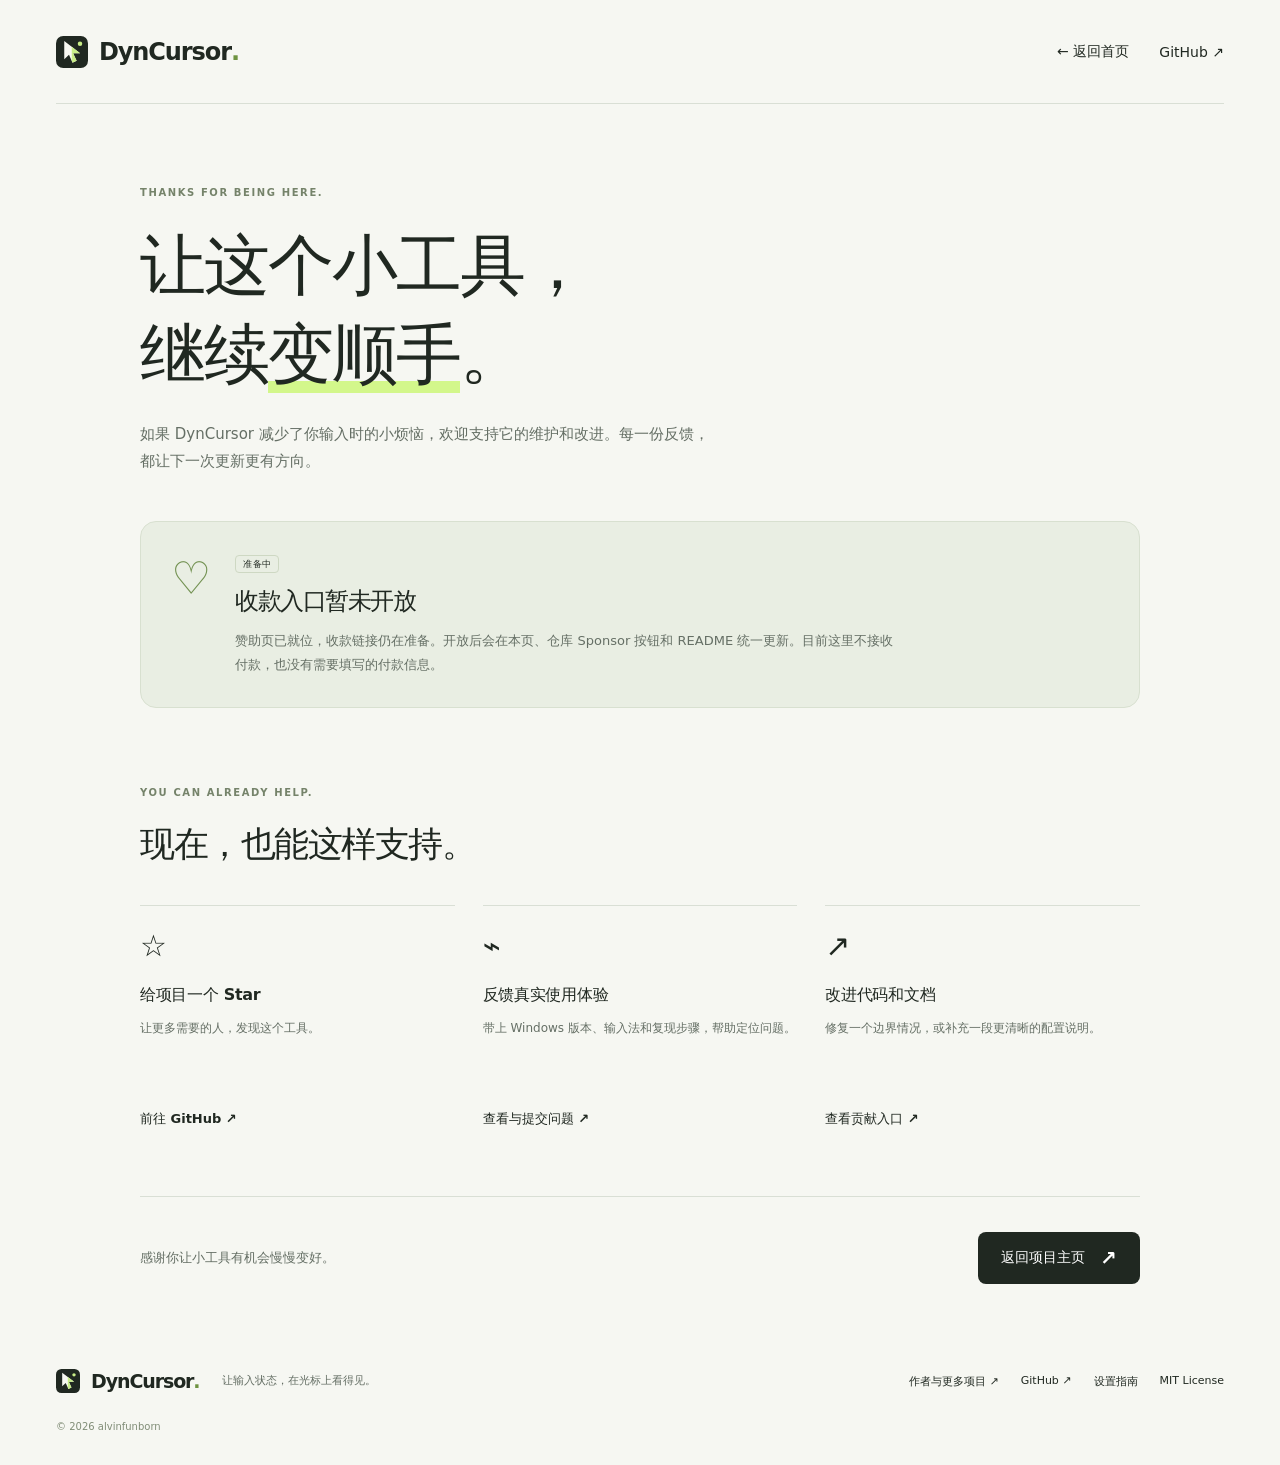
<file: docs/sponsor.html>
<!doctype html>
<html lang="zh-CN">
<head>
  <meta charset="utf-8"><meta name="viewport" content="width=device-width, initial-scale=1">
  <title>支持 DynCursor — 赞助说明</title>
  <meta name="description" content="支持 DynCursor 的维护与改进。收款入口准备中；目前欢迎通过 Star、反馈问题、贡献代码和文档支持项目。">
  <meta name="theme-color" content="#f6f7f2">
  <link rel="canonical" href="https://alvinfunborn.github.io/DynCursor/sponsor.html">
  <link rel="icon" href="assets/logo.ico"><link rel="stylesheet" href="style.css">
</head>
<body>
  <a class="skip-link" href="#main">跳到主要内容</a>
  <div class="page-shell">
    <header class="site-header"><a class="brand" href="./" aria-label="返回 DynCursor 首页"><img class="brand-icon" src="assets/logo.svg" width="32" height="32" alt="">DynCursor<span class="brand-dot">.</span></a><nav aria-label="主导航"><a href="./">← 返回首页</a><a href="https://github.com/alvinfunborn/DynCursor">GitHub ↗</a></nav></header>
    <main id="main" class="sponsor-main">
      <p class="section-kicker">THANKS FOR BEING HERE.</p><h1>让这个小工具，<br>继续<span class="sponsor-highlight">变顺手</span>。</h1><p class="sponsor-intro">如果 DynCursor 减少了你输入时的小烦恼，欢迎支持它的维护和改进。每一份反馈，都让下一次更新更有方向。</p>
      <section class="payment-notice" aria-labelledby="payment-title"><span class="notice-mark" aria-hidden="true">♡</span><div><span class="pill">准备中</span><h2 id="payment-title">收款入口暂未开放</h2><p>赞助页已就位，收款链接仍在准备。开放后会在本页、仓库 Sponsor 按钮和 README 统一更新。目前这里不接收付款，也没有需要填写的付款信息。</p></div></section>
      <section aria-labelledby="support-title"><div class="section-heading"><div><p class="section-kicker">YOU CAN ALREADY HELP.</p><h2 id="support-title">现在，也能这样支持。</h2></div></div><div class="support-options"><a href="https://github.com/alvinfunborn/DynCursor"><span class="support-option-icon" aria-hidden="true">☆</span><h3>给项目一个 Star</h3><p>让更多需要的人，发现这个工具。</p><span class="text-link">前往 GitHub ↗</span></a><a href="https://github.com/alvinfunborn/DynCursor/issues"><span class="support-option-icon" aria-hidden="true">⌁</span><h3>反馈真实使用体验</h3><p>带上 Windows 版本、输入法和复现步骤，帮助定位问题。</p><span class="text-link">查看与提交问题 ↗</span></a><a href="https://github.com/alvinfunborn/DynCursor/pulls"><span class="support-option-icon" aria-hidden="true">↗</span><h3>改进代码和文档</h3><p>修复一个边界情况，或补充一段更清晰的配置说明。</p><span class="text-link">查看贡献入口 ↗</span></a></div></section>
      <div class="sponsor-outro"><p>感谢你让小工具有机会慢慢变好。</p><a class="button primary" href="./">返回项目主页 <span aria-hidden="true">↗</span></a></div>
    </main>
    <footer class="site-footer"><a class="brand" href="./"><img class="brand-icon" src="assets/logo.svg" width="32" height="32" alt="">DynCursor<span class="brand-dot">.</span></a><p>让输入状态，在光标上看得见。</p><div><a href="https://alvinfunborn.github.io/">作者与更多项目 ↗</a><a href="https://github.com/alvinfunborn/DynCursor">GitHub ↗</a><a href="guide.html">设置指南</a><a href="https://github.com/alvinfunborn/DynCursor/blob/main/LICENSE">MIT License</a></div><small>© 2026 alvinfunborn</small></footer>
  </div>
</body>
</html>
</file>
<file: docs/style.css>
:root{--paper:#f6f7f2;--ink:#202821;--muted:#656f65;--line:#d9dfd5;--lime:#d3f78b;--coral:#ce533c;--radius:22px;font-family:Inter,"Segoe UI","Microsoft YaHei",system-ui,sans-serif;color:var(--ink);background:var(--paper);font-synthesis:none}
*{box-sizing:border-box}html{scroll-behavior:smooth;scroll-padding-top:30px}body{margin:0}button,a{-webkit-tap-highlight-color:transparent}a{color:inherit;text-decoration:none}button{font:inherit}button,a,summary{touch-action:manipulation}button,summary{cursor:pointer}a:focus-visible,button:focus-visible,summary:focus-visible{outline:3px solid #507627;outline-offset:5px}p{line-height:1.85}h1,h2,h3,p{margin-top:0}h1,h2,h3{font-weight:650}code{font-family:Consolas,"Courier New",monospace;font-size:.92em;overflow-wrap:anywhere}.page-shell{max-width:1376px;margin:auto;padding:0 56px}.skip-link{position:absolute;top:-100px;left:20px;background:var(--ink);color:white;padding:12px 20px;z-index:5}.skip-link:focus{top:10px}.site-header{min-height:104px;display:flex;align-items:center;justify-content:space-between;gap:24px;border-bottom:1px solid var(--line)}.brand{font-size:24px;font-weight:750;letter-spacing:-1.1px;display:inline-flex;align-items:center;gap:0}.brand-icon{width:34px;height:34px;margin-right:11px;display:grid;place-content:center;background:var(--ink);color:var(--lime);border-radius:10px;font-size:28px;font-weight:500}.brand-dot{color:#6e9341}.site-header nav{display:flex;align-items:center;gap:30px;font-size:14px}.site-header nav a{padding:10px 0}.site-header nav a:hover,.text-link:hover{color:#4d6f2f}.hero{display:grid;grid-template-columns:1.06fr 1fr;align-items:center;gap:54px;padding:78px 0 70px}.eyebrow,.section-kicker{font-size:11px;letter-spacing:1.6px;font-weight:650}.eyebrow{display:flex;gap:10px;align-items:center;margin-bottom:29px}.status-dot{width:7px;height:7px;background:#698c42;border-radius:100%}.version{letter-spacing:0;color:var(--muted);border-left:1px solid #bdc7b7;padding-left:12px;margin-left:2px}.hero h1{font-size:clamp(42px,4.5vw,65px);line-height:1.28;letter-spacing:-2.8px;margin-bottom:25px;white-space:nowrap}.accent-word{position:relative;z-index:0}.accent-word svg{position:absolute;width:100%;height:16px;left:0;bottom:-3px;z-index:-1;fill:none;stroke:#9fcd69;stroke-width:8;stroke-linecap:round}.hero-description{font-size:17px;color:var(--muted);margin-bottom:30px}.hero-actions{display:flex;align-items:center;gap:25px;flex-wrap:wrap}.button{min-height:52px;padding:0 23px;display:inline-flex;align-items:center;justify-content:center;gap:15px;font-size:14px;font-weight:650;border-radius:8px;transition:background .15s,transform .15s}.button:hover{transform:translateY(-2px)}.primary{background:var(--ink);color:white}.primary:hover{background:#3c4d38}.light{background:var(--lime);color:var(--ink)}.light:hover{background:#e1ffab}.button span{font-size:20px}.text-link{font-size:13px;font-weight:600;display:inline-flex;align-items:center;gap:12px;min-height:44px}.download-meta{font-size:11px;color:var(--muted);margin:14px 0 0}.demo{background:#e8eee1;border:1px solid #d6decd;border-radius:var(--radius);padding:21px 22px 15px;box-shadow:0 18px 32px -30px #53644060}.demo-topline{display:flex;align-items:center;justify-content:space-between;font-size:9px;font-weight:600;letter-spacing:1px;color:#59684f;margin-bottom:23px}.demo-topline>span:first-child{display:flex;align-items:center;gap:7px}.demo-topline i{width:6px;height:6px;border:1px solid #6f825f;border-radius:100%}.demo-counter{letter-spacing:1px}.demo-window{background:white;border:1px solid #cdd6c6;border-radius:12px;overflow:hidden;box-shadow:0 16px 30px -20px #39482a55}.window-title{padding:13px 15px;display:flex;justify-content:space-between;align-items:center;gap:10px;font-size:10px;color:#7b8477;border-bottom:1px solid #ebeee6}.window-dots{display:flex;gap:4px}.window-dots i{height:5px;width:5px;border:1px solid #c3cabc;border-radius:100%}.editor-surface{padding:27px 24px 15px;position:relative;min-height:227px}.editor-label{font-size:8px;letter-spacing:2px;color:#8a9481}.editor-line{margin-top:25px;font-size:25px;line-height:1.6;letter-spacing:-.8px;font-weight:600}.editor-line span{font-size:18px;font-weight:400;letter-spacing:.5px;color:#78876b}.fake-cursor{position:absolute;left:65%;top:78px;transform:rotate(-7deg);transition:transform .25s}.fake-cursor svg{width:31px;height:42px;filter:drop-shadow(1px 3px 2px #0002)}.fake-cursor path{fill:#fff;stroke:#283127;stroke-width:2;stroke-linejoin:round;transition:fill .2s}.cursor-tag{position:absolute;left:25px;top:39px;border-radius:4px;padding:2px 6px;font-size:10px;background:#252d26;color:white;white-space:nowrap;transform:rotate(7deg)}.demo[data-mode=zh] .fake-cursor{transform:translate(9px,9px) rotate(-7deg)}.demo[data-mode=zh] .fake-cursor path{fill:#df6348;stroke:#7f3526}.demo[data-mode=zh] .cursor-tag{background:#bf4933}.editor-bottom{border-top:1px solid #eff2eb;margin-top:24px;padding-top:12px;display:flex;align-items:center;justify-content:space-between;font-size:9px;color:#8b9485}.keyboard-state{border:1px solid #dae0d6;padding:1px 6px;border-radius:3px;min-width:24px;text-align:center}.demo-controls{display:flex;align-items:center;justify-content:space-between;gap:8px;margin-top:20px}.mode-switch{display:flex;border-radius:7px;background:#dce4d5;padding:3px;gap:3px}.mode-switch button{background:none;border:0;color:#63705a;padding:9px 10px;border-radius:5px;font-size:12px;min-height:40px}.mode-switch button span{font-size:10px;margin-left:5px}.mode-switch button[aria-pressed=true]{background:white;color:#263022;box-shadow:0 1px 3px #0001}.demo-controls p{margin:0;font-size:9px;color:#59664f}.demo-note{margin:15px 0 0;text-align:center;font-size:9px;color:#68765e}.facts-bar{border-top:1px solid var(--line);border-bottom:1px solid var(--line);display:grid;grid-template-columns:repeat(3,1fr);gap:16px;padding:22px 0;font-size:12px}.facts-bar span{display:flex;gap:16px;align-items:center}.facts-bar span:not(:first-child){border-left:1px solid var(--line);padding-left:24px}.facts-bar b{font-size:10px;color:#7c8971;font-weight:500}.section-space{padding:90px 0}.section-kicker{color:#75836a;margin-bottom:18px;font-size:10px;letter-spacing:1.6px}h2{font-size:35px;line-height:1.4;letter-spacing:-1.5px;margin-bottom:21px}.section-description{font-size:14px;color:var(--muted);max-width:370px}.how-section{display:grid;grid-template-columns:1fr 1.12fr;gap:90px}.signal-pair{display:grid;grid-template-columns:1fr 1fr;gap:20px}.signal-pair>div{border-bottom:1px solid var(--line);padding-bottom:19px}.signal-label{font-size:9px;letter-spacing:1.5px;color:var(--muted);display:block}.pointer-sample{font-size:68px;line-height:1.6;display:block;font-family:"Segoe UI",sans-serif}.pointer-sample.chinese{color:var(--coral)}h3{font-size:16px;letter-spacing:-.3px;margin-bottom:11px}.signal-pair p{font-size:12px;color:var(--muted);margin-bottom:0}.recording{margin-top:21px}.recording summary{display:flex;align-items:center;gap:12px;list-style:none;font-size:12px;min-height:44px}.recording summary>span:last-child{margin-left:auto;font-size:18px;color:var(--muted)}summary::-webkit-details-marker{display:none}.pill{border:1px solid #ced8c3;border-radius:4px;font-size:9px;font-weight:500;padding:3px 7px;letter-spacing:.3px}.recording img{display:block;width:100%;height:auto;border-radius:8px;margin:14px 0}.recording p{font-size:11px;color:var(--muted);margin-top:10px}.section-heading{display:flex;align-items:flex-end;justify-content:space-between;gap:24px;margin-bottom:36px}.section-heading h2{margin-bottom:0}.setup-section{border-top:1px solid var(--line);border-bottom:1px solid var(--line)}.steps{display:grid;grid-template-columns:repeat(3,1fr);list-style:none;padding:0;margin:0;gap:36px}.steps li{padding-top:20px;border-top:1px solid var(--line)}.step-number{color:#7a896e;font-size:12px;display:block;margin-bottom:24px}.steps h3{font-size:18px}.steps p{font-size:13px;color:var(--muted);min-height:97px}.steps a{font-size:12px;font-weight:600;display:inline-flex;align-items:center;gap:12px;min-height:44px}.steps a:hover{color:#507627}.command-strip{margin-top:34px;padding:24px 27px;background:#e9eee3;border-radius:12px;display:flex;justify-content:space-between;align-items:center;gap:25px}.command-strip strong{font-size:13px}.command-strip p{font-size:11px;color:var(--muted);margin:5px 0 0}.command{display:flex;align-items:center;gap:18px;font-size:13px}.command button{font-size:11px;background:var(--paper);border:1px solid #ccd6c2;padding:10px 12px;border-radius:5px;min-height:44px;min-width:44px}.copy-status{font-size:12px;color:var(--muted);margin:6px 0 0;min-height:20px}.faq-section{display:grid;grid-template-columns:1fr 1.4fr;gap:75px}.faq-list{border-top:1px solid var(--line)}.faq-list details{border-bottom:1px solid var(--line)}.faq-list summary{list-style:none;display:flex;justify-content:space-between;align-items:center;gap:15px;padding:21px 0;font-size:13px;line-height:1.7}.faq-list summary span{font-size:18px;color:#76836b}.faq-list details[open] summary span{transform:rotate(45deg)}.faq-list p{font-size:12px;color:var(--muted);padding-right:20px;margin-bottom:23px}.faq-list p a{text-decoration:underline;text-underline-offset:3px}.support-banner{background:#263124;color:var(--paper);padding:43px 49px;border-radius:var(--radius);display:flex;align-items:center;justify-content:space-between;gap:35px}.support-banner .section-kicker{color:#b7d68f}.support-banner h2{font-size:31px;line-height:1.5;margin-bottom:12px}.support-banner p:not(.section-kicker){color:#bdc9b5;font-size:12px;margin-bottom:0}.site-footer{padding:50px 0 33px;display:flex;align-items:center;gap:23px;flex-wrap:wrap}.site-footer .brand{font-size:19px}.site-footer p{font-size:11px;color:var(--muted);margin:0}.site-footer>div{display:flex;gap:22px;margin-left:auto;font-size:11px}.site-footer small{flex-basis:100%;font-size:10px;color:#808d77;margin-top:5px}.sponsor-main{max-width:1000px;margin:0 auto;padding:80px 0 0}.sponsor-main h1{font-size:clamp(38px,5.7vw,66px);line-height:1.35;letter-spacing:-2px;margin-bottom:22px}.sponsor-highlight{box-shadow:inset 0 -12px 0 var(--lime)}.sponsor-intro{max-width:580px;font-size:15px;color:var(--muted)}.payment-notice{margin:45px 0 76px;padding:30px;background:#e9eee3;border:1px solid #d8e0d0;border-radius:16px;display:flex;gap:24px}.notice-mark{font-size:45px;line-height:1.2;color:#729151}.payment-notice h2{font-size:24px;margin:14px 0 10px}.payment-notice p{max-width:670px;font-size:13px;color:var(--muted);margin-bottom:0}.support-options{display:grid;grid-template-columns:repeat(3,1fr);gap:28px}.support-options>a{border-top:1px solid var(--line);padding-top:22px}.support-options>a:hover h3{color:#507627}.support-option-icon{font-size:30px;display:block;margin-bottom:22px}.support-options p{font-size:12px;color:var(--muted);min-height:68px}.sponsor-outro{border-top:1px solid var(--line);margin-top:55px;padding:35px 0;display:flex;justify-content:space-between;align-items:center;gap:20px}.sponsor-outro p{font-size:13px;color:var(--muted);margin:0}
@media(min-width:1450px){.hero{padding-top:95px;padding-bottom:85px}.hero h1{font-size:68px}.demo{padding:25px}.editor-surface{min-height:250px}}
@media(max-width:1100px){.page-shell{padding:0 32px}.hero{gap:30px}.hero h1{font-size:48px;letter-spacing:-2px}.demo{padding:17px}.demo-controls{flex-direction:column;align-items:flex-start;gap:9px}.demo-controls p{padding-left:5px}.editor-line{font-size:22px}.editor-line span{font-size:16px}.how-section{gap:50px}.facts-bar span{font-size:11px;gap:10px}.facts-bar span:not(:first-child){padding-left:15px}.site-footer>div{gap:14px}}
@media(max-width:850px){.site-header{min-height:85px}.site-header nav{gap:19px;font-size:12px}.hero{grid-template-columns:1fr;gap:45px;padding:55px 0 45px}.hero h1{font-size:clamp(40px,7.5vw,61px)}.hero-description br{display:none}.demo{max-width:610px;width:100%;justify-self:center;padding:22px}.editor-surface{min-height:240px}.demo-controls{flex-direction:row;align-items:center}.how-section{gap:40px;grid-template-columns:1fr 1fr}.section-space{padding:65px 0}h2{font-size:29px}.faq-section{gap:40px;grid-template-columns:1fr 1.4fr}.steps{gap:22px}.steps h3{font-size:16px}.command-strip{flex-direction:column;align-items:flex-start;gap:15px}.support-banner{padding:35px}.site-footer{gap:20px}.site-footer>div{margin-left:0}.site-footer p{margin-left:auto}.site-footer small{margin-top:0}.support-options{gap:20px}}
@media(max-width:600px){.page-shell{padding:0 22px}.site-header{flex-wrap:wrap;justify-content:flex-start;padding:20px 0;gap:16px}.brand{font-size:23px}.site-header nav{width:100%;justify-content:space-between;gap:10px}.site-header nav a{min-height:44px;display:flex;align-items:center}.hero{padding-top:40px;gap:36px}.hero h1{font-size:clamp(33px,8.6vw,49px);letter-spacing:-1.8px}.hero-description{font-size:15px}.eyebrow{font-size:9px;margin-bottom:24px}.hero-actions{gap:18px}.button{padding:0 19px}.download-meta{font-size:10px}.demo{padding:17px 14px 13px}.demo-topline{font-size:8px;margin-bottom:17px}.demo-counter{font-size:8px}.window-title{font-size:9px;padding:12px}.editor-surface{padding:23px 17px 13px;min-height:222px}.editor-line{font-size:23px}.editor-line span{font-size:16px}.fake-cursor{left:70%;top:86px}.editor-bottom{font-size:8px}.demo-controls{flex-direction:column;align-items:flex-start;gap:9px}.demo-note{font-size:8px}.mode-switch{width:100%}.mode-switch button{flex:1}.facts-bar{grid-template-columns:1fr;padding:16px 0;gap:12px}.facts-bar span:not(:first-child){padding-left:0;border-left:0}.facts-bar span{font-size:11px;gap:20px}.section-space{padding:52px 0}.how-section,.faq-section{grid-template-columns:1fr;gap:30px}.how-section h2 br,.faq-section h2 br{display:none}.section-description{max-width:100%}h2{font-size:28px;letter-spacing:-1px}.section-heading{align-items:flex-start;flex-direction:column;gap:12px;margin-bottom:25px}.steps{grid-template-columns:1fr;gap:24px}.steps li{padding-top:18px}.step-number{margin-bottom:16px}.steps h3{font-size:18px}.steps p{min-height:0;margin-bottom:5px}.command-strip{padding:20px;margin-top:24px}.command{font-size:11px;gap:10px;justify-content:space-between;width:100%}.command code{font-size:11px}.support-banner{border-radius:16px;padding:28px;align-items:flex-start;flex-direction:column;gap:25px}.support-banner h2{font-size:27px}.site-footer{padding-top:35px;gap:18px}.site-footer p{margin-left:0;flex-basis:100%;order:2}.site-footer>div{flex-wrap:wrap;gap:20px;order:3}.site-footer small{order:4}.sponsor-main{padding-top:50px}.sponsor-main h1{font-size:40px;letter-spacing:-1.5px}.sponsor-intro{font-size:14px}.payment-notice{padding:23px 20px;gap:15px;margin:30px 0 55px}.notice-mark{font-size:33px}.payment-notice h2{font-size:21px}.support-options{grid-template-columns:1fr;gap:22px}.support-option-icon{margin-bottom:16px}.support-options p{min-height:0;margin-bottom:5px}.sponsor-outro{align-items:flex-start;flex-direction:column;gap:20px;margin-top:32px}}
@media(prefers-reduced-motion:reduce){html{scroll-behavior:auto}*,*::before,*::after{transition:none!important;animation:none!important}}

/* Use the exact icon embedded by build.rs, on every page. */
.brand-icon {
  display: block;
  width: 32px;
  height: 32px;
  margin-right: 11px;
  padding: 0;
  object-fit: contain;
  background: transparent;
  border-radius: 0;
}
.site-footer .brand-icon { width: 24px; height: 24px; }
.setup-guide-link {
  display: flex;
  align-items: center;
  gap: 32px;
  padding: 26px 0;
  margin-top: 24px;
  border-top: 1px solid var(--line);
}
.setup-guide-link strong { font-size: 15px; }
.setup-guide-link p { font-size: 13px; color: var(--muted); margin: 10px 0 0; }
.setup-guide-link .button { flex-shrink: 0; }
.guide-main { padding-top: 62px; }
.guide-intro { max-width: 860px; }
.guide-intro h1 { font-size: clamp(34px, 4vw, 53px); line-height: 1.4; letter-spacing: -1.8px; margin-bottom: 23px; }
.guide-intro > p:not(.section-kicker) { font-size: 15px; color: var(--muted); }
.guide-notice { padding: 22px 25px; margin: 28px 0 42px; background: #e8eee1; border-left: 3px solid #718e50; border-radius: 0 10px 10px 0; }
.guide-notice strong { font-size: 15px; }
.guide-notice p { color: var(--muted); font-size: 13px; margin: 8px 0 0; }
.guide-layout { display: grid; grid-template-columns: 215px minmax(0, 1fr); gap: 48px; align-items: start; }
.guide-toc { position: sticky; top: 24px; max-height: calc(100vh - 48px); overflow-y: auto; font-size: 12px; padding-bottom: 20px; }
.guide-toc strong { display: block; font-size: 13px; margin-bottom: 16px; }
.guide-toc ol { padding-left: 20px; margin: 0; color: var(--muted); }
.guide-toc li { padding: 5px 0; line-height: 1.6; }
.guide-toc a { display: inline-block; padding: 4px 0; }
.guide-toc a:hover { color: #43662d; }
.guide-step { padding: 34px 0 35px; border-top: 1px solid var(--line); scroll-margin-top: 25px; }
.guide-step h2 { font-size: 27px; letter-spacing: -.8px; line-height: 1.5; }
.guide-step h3 { font-size: 18px; margin-top: 28px; line-height: 1.6; }
.guide-step .section-kicker { font-size: 10px; margin-bottom: 16px; }
.guide-step p, .guide-step li { font-size: 14px; line-height: 1.95; }
.guide-step p { color: var(--muted); }
.guide-step ol, .guide-step ul { padding-left: 24px; }
.guide-step li { padding-left: 4px; margin-bottom: 10px; }
.guide-content a:not(.button):not(.text-link) { text-decoration: underline; text-underline-offset: 3px; }
.guide-step strong { color: var(--ink); }
.guide-step kbd { display: inline-block; font: 12px Consolas, monospace; padding: 1px 6px; border: 1px solid #cfd7c7; border-bottom-width: 2px; border-radius: 4px; background: #fff; color: var(--ink); }
.guide-note { padding: 17px 20px; font-size: 13px; line-height: 1.9; background: #edf0e8; border-radius: 8px; margin: 20px 0; color: #56634d; }
.table-scroll { overflow-x: auto; margin: 23px 0; }
.guide-table { width: 100%; border-collapse: collapse; font-size: 12px; line-height: 1.8; }
.guide-table th, .guide-table td { text-align: left; padding: 14px 12px; border-bottom: 1px solid var(--line); vertical-align: top; }
.guide-table th { font-weight: 650; background: #e9eee3; white-space: nowrap; }
.guide-table td { min-width: 115px; }
.guide-table code { white-space: nowrap; }
.guide-step pre { white-space: pre-wrap; overflow-wrap: anywhere; padding: 22px; line-height: 1.9; background: #253023; color: #edf5e5; border-radius: 10px; font-size: 12px; }
.guide-step pre code { font-size: inherit; }
.guide-command { display: flex; align-items: center; justify-content: space-between; gap: 20px; padding: 15px 19px; border: 1px solid var(--line); border-radius: 8px; background: #edf0e8; font-size: 13px; }
.guide-command button { background: var(--paper); border: 1px solid #c9d2c0; border-radius: 5px; padding: 10px 13px; min-height: 44px; font-size: 11px; flex-shrink: 0; }
.setup-gallery { display: grid; grid-template-columns: repeat(3, minmax(0, 1fr)); gap: 14px; margin: 24px 0 15px; align-items: start; }
.setup-gallery figure { margin: 0; min-width: 0; }
.setup-gallery a { display: block; background: white; border: 1px solid #cdd5c6; border-radius: 6px; overflow: hidden; }
.setup-gallery img { display: block; width: 100%; height: auto; }
.setup-gallery figcaption { font-size: 11px; line-height: 1.7; color: var(--muted); margin-top: 10px; }
.guide-step .image-hint { font-size: 11px; }
.guide-details { border: 1px solid var(--line); border-radius: 8px; padding: 8px 18px; margin-top: 25px; }
.guide-details summary { padding: 12px 0; font-size: 13px; }
.guide-details p { font-size: 13px; }
.guide-end { display: flex; align-items: center; gap: 24px; padding: 22px 0 38px; flex-wrap: wrap; }
@media (max-width: 1100px) {
  .guide-layout { grid-template-columns: 175px minmax(0, 1fr); gap: 30px; }
  .guide-step h2 { font-size: 24px; }
}
@media (max-width: 850px) {
  .guide-layout { grid-template-columns: minmax(0, 1fr); gap: 18px; }
  .guide-toc { position: static; max-height: none; background: #edf0e8; border-radius: 10px; padding: 22px; }
  .guide-toc ol { columns: 2; column-gap: 30px; }
  .guide-toc li { break-inside: avoid; }
  .setup-guide-link { align-items: flex-start; flex-direction: column; gap: 20px; }
}
@media (max-width: 600px) {
  .guide-main { padding-top: 38px; }
  .guide-intro h1 { font-size: 33px; letter-spacing: -1px; }
  .guide-intro > p:not(.section-kicker) { font-size: 14px; }
  .guide-notice { padding: 18px; }
  .guide-layout { gap: 15px; }
  .guide-toc { padding: 20px; }
  .guide-toc ol { columns: 1; }
  .guide-step { padding: 29px 0; }
  .guide-step h2 { font-size: 23px; }
  .guide-step p, .guide-step li { font-size: 13px; }
  .setup-gallery { grid-template-columns: minmax(0, 1fr); gap: 23px; }
  .setup-gallery figure { width: 100%; max-width: 462px; margin: 0 auto; }
  .setup-gallery figcaption { font-size: 12px; }
  .guide-command { padding: 13px 12px; gap: 8px; font-size: 11px; }
  .guide-command button { padding: 9px; }
  .guide-step pre { padding: 17px; font-size: 11px; }
  .guide-table { font-size: 11px; }
}
</file>
<file: ui/style.css>
:root{font-family:"Segoe UI Variable","Segoe UI","Microsoft YaHei UI",sans-serif;color:#1a302c;background:#f4f7f5;font-synthesis:none;--green:#187c5b;--border:#dce6e0}*{box-sizing:border-box}body{margin:0;display:flex;min-height:100vh;font-size:14px}button,input,textarea,select{font:inherit}button{cursor:pointer;border:1px solid #ccdcd1;border-radius:8px;background:#fff;color:#23473b;padding:10px 14px;font-weight:600}button:hover:not(:disabled){background:#eaf2ec;border-color:#6d9c82}button:disabled{opacity:.45;cursor:default}button.primary{background:var(--green);border-color:var(--green);color:#fff}button.primary:hover:not(:disabled){background:#126447}.text-button{background:transparent;border:0;color:var(--green);padding:6px 0;text-align:left}.quiet{background:transparent;border:0;color:#c8ded0;padding:8px 0;font-size:12px;text-align:left}.sidebar{width:224px;background:#102f28;color:#d8e9dd;position:fixed;inset:0 auto 0 0;display:flex;flex-direction:column;padding:28px 20px;z-index:2}.brand{display:flex;align-items:center;gap:10px;color:#fff;text-decoration:none;font-size:21px;font-weight:700;letter-spacing:-.5px}.brand small{display:block;font-size:10px;letter-spacing:1px;font-weight:400;color:#9fbbae;margin-top:6px}nav{display:grid;gap:7px;margin-top:46px}nav a{color:#b8cec1;text-decoration:none;padding:13px 12px;border-radius:8px;font-size:14px;display:flex;gap:13px;align-items:center}nav a span{width:20px;font-size:20px;text-align:center}nav a:hover{background:#1a4034}nav a[aria-current]{background:#245540;color:#e8fff0;font-weight:600}.sidebar-bottom{margin-top:auto;display:grid;gap:10px;font-size:12px}.sidebar-bottom>span:before{content:"";display:inline-block;width:7px;height:7px;margin-right:7px;border-radius:50%;background:#7edba9}.sidebar-bottom small{color:#91afa0}main{margin-left:224px;padding:34px 36px 128px;width:calc(100% - 224px);max-width:1500px}header{display:flex;justify-content:space-between;align-items:center;margin-bottom:26px}.eyebrow{font-size:10px;letter-spacing:1.6px;font-weight:600;color:#698174;margin:0 0 9px}h1{font-size:28px;letter-spacing:-1px;margin:0;font-weight:650}h2{font-size:20px;line-height:1.45;margin:0 0 12px}h3{font-size:16px;margin:0 0 12px}p{line-height:1.8;margin:8px 0;color:#60746a;font-size:13px}.badge{font-size:12px;background:#e1eee5;color:#37684e;padding:7px 11px;border-radius:20px;white-space:nowrap}.hero{display:flex;align-items:center;justify-content:space-between;background:#e6eee3;border:1px solid #d6e3d3;border-radius:16px;padding:30px;gap:18px}.hero h2{font-size:28px;margin:10px 0}.hero img{border-radius:28px;box-shadow:0 15px 28px #13382820}.hero .primary{margin-top:10px}.stats{display:grid;grid-template-columns:repeat(3,1fr);gap:14px;margin:18px 0 28px}.stats>div{background:#fff;border:1px solid var(--border);border-radius:10px;padding:18px}.stats small{display:block;font-size:11px;color:#718074;margin-bottom:10px}.stats strong{font-size:15px;font-weight:600}.section-title{font-size:15px;margin-bottom:14px}.shortcuts{display:grid;grid-template-columns:repeat(3,1fr);gap:12px}.shortcuts button{text-align:left;padding:19px;min-height:120px}.shortcuts b{display:block;font-size:13px}.shortcuts span{display:block;font-size:12px;font-weight:400;color:#718074;line-height:1.7;margin-top:10px}.notice{background:#edf3ed;border:1px solid #dae5d8;border-left:3px solid #60926b;border-radius:8px;padding:18px 20px;margin-top:22px}.notice b{font-size:13px}.notice p:last-child{margin-bottom:0}.notice.error{margin:0 0 20px;background:#fff2eb;border-color:#db9d7b;color:#8c402c;white-space:pre-wrap}.section-heading{display:flex;align-items:flex-start;justify-content:space-between;gap:16px;margin-bottom:22px}.section-heading h2{margin-bottom:4px}.section-heading p{margin:0}.switch-label{display:flex;gap:8px;align-items:center;font-size:12px;white-space:nowrap;margin-top:6px}.card{background:#fff;border:1px solid var(--border);border-radius:12px;padding:23px;margin-bottom:16px}.setting-row{display:flex;align-items:center;justify-content:space-between;gap:28px}.setting-row p{max-width:590px;margin-bottom:0}.setting-row label{font-size:15px;font-weight:600}input[type=checkbox]{accent-color:var(--green);width:18px;height:18px;cursor:pointer;flex-shrink:0}input[role=switch]{appearance:none;width:38px;height:22px;background:#bdcbbf;border-radius:20px;position:relative;transition:background .15s}input[role=switch]:before{content:"";width:16px;height:16px;background:white;position:absolute;top:3px;left:3px;border-radius:50%;transition:left .15s}input[role=switch]:checked{background:var(--green)}input[role=switch]:checked:before{left:19px}input[role=switch]:disabled{opacity:.5}label{display:block;font-size:13px;font-weight:600;margin-bottom:8px}input[type=text],input[type=number],textarea,select{width:100%;border:1px solid #cddbd0;border-radius:7px;background:#f9fbf9;padding:10px;color:#233f32}input[type=number]{max-width:180px}textarea{resize:vertical;font-family:Consolas,monospace}input:focus-visible,button:focus-visible,a:focus-visible,textarea:focus-visible,summary:focus-visible,select:focus-visible{outline:2px solid #31885e;outline-offset:3px}.form-grid{display:grid;grid-template-columns:1fr 1fr;gap:28px}.button-row{display:flex;flex-wrap:wrap;gap:9px;align-items:center;margin-top:14px}.savebar .button-row{margin:0;flex-wrap:nowrap}.savebar{position:fixed;bottom:0;left:224px;right:0;z-index:3;background:#fffffff5;border-top:1px solid var(--border);backdrop-filter:blur(14px);padding:20px 36px;display:flex;align-items:center;justify-content:space-between;gap:16px}.savebar strong{display:block;font-size:12px}.savebar small{display:block;font-size:10px;color:#728174;margin-top:5px}.cursor-header{display:flex;align-items:center;gap:12px;margin-bottom:18px}.cursor-header label{margin:0;font-size:16px}.cursor-header small{display:block;color:#78877b;font-size:11px;margin-top:5px}.cursor-preview{width:54px;height:54px;border-radius:9px;background:repeating-conic-gradient(#eef2ef 0 25%,white 0 50%) 0/16px 16px;border:1px solid var(--border);display:grid;place-items:center;margin-left:auto;color:#718074;font-size:11px}.cursor-preview img{max-width:48px;max-height:48px;object-fit:contain}.cursor-file{display:flex;gap:8px;align-items:center;margin:12px 0}.cursor-file input{font-size:12px;min-width:0}.cursor-file button{white-space:nowrap;font-size:12px}.source-row{display:flex;align-items:center;gap:12px}.source-row label{margin:0;white-space:nowrap;font-size:12px}.source-row select{font-size:12px}.preview-error{color:#98533a}.card summary{font-weight:600;cursor:pointer}code{font-family:Consolas,monospace;display:block;overflow-wrap:anywhere;padding:12px;background:#f0f4f0;border-radius:6px;font-size:12px}#toast{position:fixed;bottom:110px;left:calc(50% + 110px);transform:translateX(-50%);background:#173c2e;color:#fff;padding:12px 20px;border-radius:9px;box-shadow:0 5px 25px #0002;max-width:60vw;z-index:6;line-height:1.6;font-size:13px}dialog{border:1px solid var(--border);border-radius:14px;padding:28px;max-width:440px;color:#1a302c;box-shadow:0 20px 80px #0003}dialog::backdrop{background:#09291f66}dialog .button-row{justify-content:flex-end}[hidden]{display:none!important}@media(max-width:900px){.sidebar{width:190px;padding:24px 15px}main{margin-left:190px;width:calc(100% - 190px);padding:26px 24px 130px}.savebar{left:190px;padding:16px 24px}.hero{padding:24px}.hero img{width:100px;height:100px}.hero h2{font-size:24px}.shortcuts{grid-template-columns:1fr}.shortcuts button{min-height:0;padding:16px}.shortcuts span{margin-top:5px}.stats{gap:8px}.stats>div{padding:14px}.section-heading{flex-wrap:wrap}#toast{left:calc(50% + 95px)}}

/* Guided settings: one decision per step, with the technical controls folded away. */
.sidebar{width:200px;padding:25px 16px}.brand{font-size:20px}.brand small{font-size:10px;letter-spacing:.5px}nav{margin-top:38px}nav a span.nav-title{width:auto;font-size:14px;text-align:left}main{margin-left:200px;width:calc(100% - 200px);padding:26px 28px 118px}header{margin-bottom:20px}h1{font-size:25px}.header-controls{display:flex;gap:10px;align-items:center}.header-controls button{padding:8px 12px;font-size:12px}.badge{font-size:11px}.simple-intro{padding:4px 0 20px}.simple-intro h2{font-size:24px;letter-spacing:-.6px;margin-bottom:5px}.simple-intro p{margin:0}.setup-step{display:grid;grid-template-columns:28px minmax(0,1fr);gap:14px;margin-bottom:26px}.step-index{display:grid;place-items:center;border-radius:50%;height:28px;background:#dcebdd;color:#22603e;font-weight:700;margin-top:2px}.step-body{min-width:0}.step-body>h2,.step-heading h2{font-size:18px;margin:2px 0 13px}.step-body>select{max-width:410px;background:#fff}.step-body>p{margin-top:8px}.step-heading{display:flex;align-items:center;justify-content:space-between;gap:12px;flex-wrap:wrap}.step-heading .switch-label{margin:0 0 10px}.current-method{font-size:12px!important;color:#5c7162!important;margin:0 0 12px!important}.method-tabs{display:grid;grid-template-columns:1fr 1fr;gap:10px;margin-bottom:14px}.method-tabs button{padding:12px;text-align:left;font-size:13px;line-height:1.5;font-weight:650}.method-tabs button span{display:block;font-size:11px;font-weight:400;color:#6c7e6f;margin-top:3px}.method-tabs button[aria-pressed=true]{border-color:#277e50;background:#eaf4eb;box-shadow:inset 0 0 0 1px #277e50}.preset-bar{display:flex;align-items:center;justify-content:space-between;gap:12px;margin:8px 0 16px}.preset-bar p{font-size:12px;margin:0}.preset-bar button{font-size:12px;white-space:nowrap}#cursor-cards{display:grid;grid-template-columns:repeat(3,minmax(0,1fr));gap:12px}.cursor-card{padding:16px;margin:0;min-width:0}.cursor-header{gap:8px;margin-bottom:12px}.cursor-header label{font-size:14px}.cursor-header small{font-size:10px;line-height:1.5}.appearance-comparison{display:grid;grid-template-columns:minmax(0,1fr) 14px minmax(0,1fr);align-items:center;text-align:center;gap:4px;margin:12px 0 16px}.appearance-comparison>div{display:flex;flex-direction:column;align-items:center;gap:8px;min-width:0}.comparison-label{font-size:10px;color:#637769;line-height:1.6}.original-glyph{font-size:37px;line-height:54px;height:54px;color:#344a3c}.comparison-arrow{color:#77937f}.appearance-comparison small{font-size:10px;color:#697e6f;overflow-wrap:anywhere;line-height:1.6;min-height:32px}.cursor-preview{margin:0;font-size:10px;width:54px;height:54px}.cursor-card .button-row{display:grid;gap:6px;margin:0}.cursor-card .button-row button{font-size:12px;padding:9px}.cursor-card .button-row .text-button{padding:4px 0;text-align:center;font-weight:400}.file-details{border-top:1px solid var(--border);margin-top:10px;padding-top:10px}.file-details summary{font-size:10px;font-weight:400;color:#77887b}.file-details input{font-size:11px;padding:8px;margin-top:10px}.fine-print{font-size:11px!important;color:#77887b!important}.windows-guide{background:#fff;border:1px solid var(--border);padding:20px;border-radius:10px}.windows-guide h3{margin-bottom:6px}.windows-guide ol{padding-left:22px;margin-bottom:0}.windows-guide li{padding:6px 0 12px;font-size:13px;line-height:1.8}.windows-guide li::marker{color:#287447;font-weight:700}.windows-guide li:last-child{padding-bottom:0}.windows-guide li p{font-size:12px}.windows-map-row{display:flex;align-items:center;gap:7px;padding:10px 0;border-bottom:1px solid #e7ede8;flex-wrap:wrap;font-size:12px}.windows-map-row strong{font-weight:600}.windows-map-row span{color:#637969}#windows-file-warning{margin:0 0 14px}#windows-file-warning button{font-size:12px}#custom-language{max-width:540px;margin-top:16px}#advanced>details{padding:18px 20px}#advanced>details[open]>summary{margin-bottom:20px}#advanced .form-grid{padding:0}.source-row{margin:12px 0}.source-row label{width:130px;white-space:normal}.source-row select{max-width:320px}.card .setting-row{margin-top:22px}.card>#defaults{margin-top:18px}.savebar{left:200px;padding:16px 28px}.savebar strong{font-size:12px}.savebar small{font-size:11px}#toast{left:calc(50% + 100px);bottom:95px}.sr-only{position:absolute;width:1px;height:1px;padding:0;margin:-1px;overflow:hidden;clip:rect(0,0,0,0);white-space:nowrap;border:0}@media(max-width:950px){#cursor-cards{grid-template-columns:minmax(0,1fr)}.cursor-card{display:grid;grid-template-columns:minmax(0,1fr) minmax(0,1.2fr);column-gap:20px}.cursor-header{grid-column:1;align-self:center;margin:0}.appearance-comparison{grid-column:2;grid-row:1/3;margin:0}.cursor-card>.button-row{grid-column:1;margin-top:12px}.file-details{grid-column:1/-1}.preset-bar{align-items:flex-start;flex-direction:column;gap:8px}.method-tabs button{font-size:12px}.method-tabs button span{font-size:10px}.simple-intro h2{font-size:22px}.header-controls{gap:6px}main{padding-left:22px;padding-right:22px}.savebar{padding-left:22px;padding-right:22px}}
</file>
